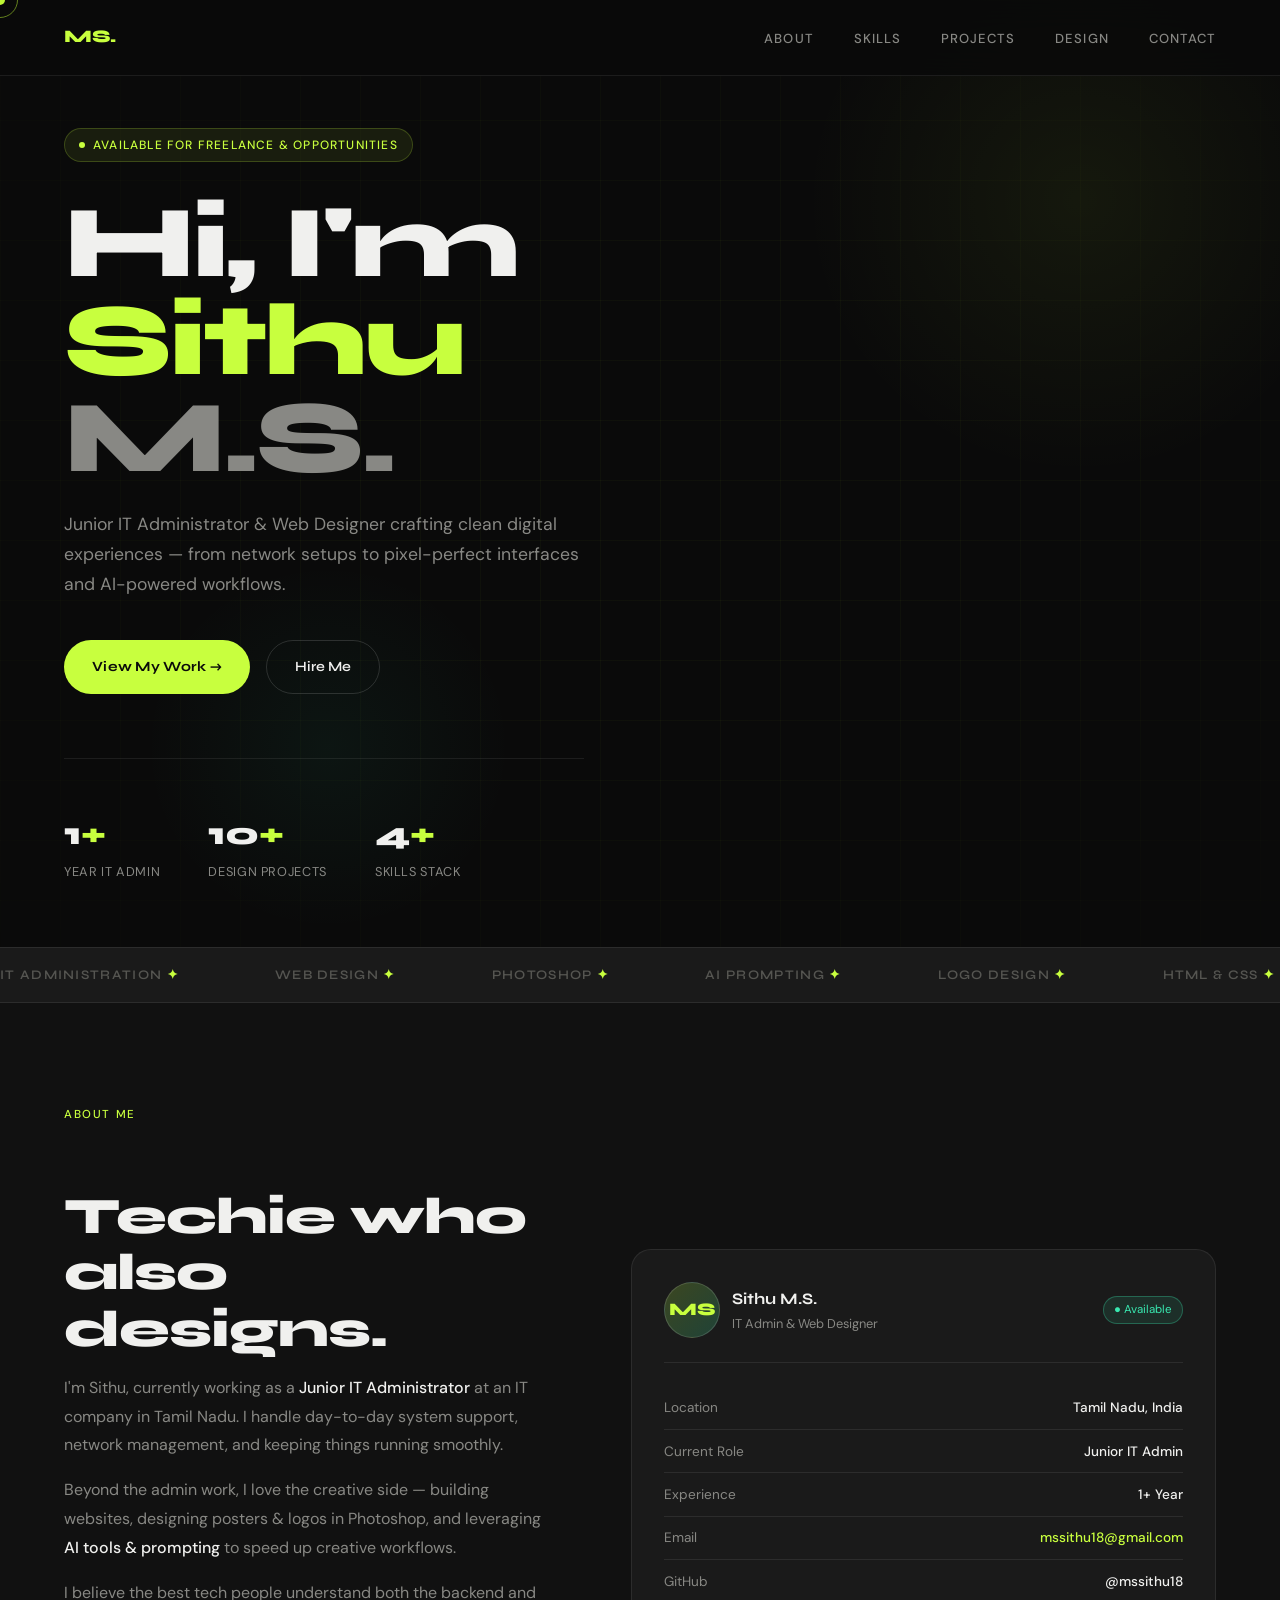
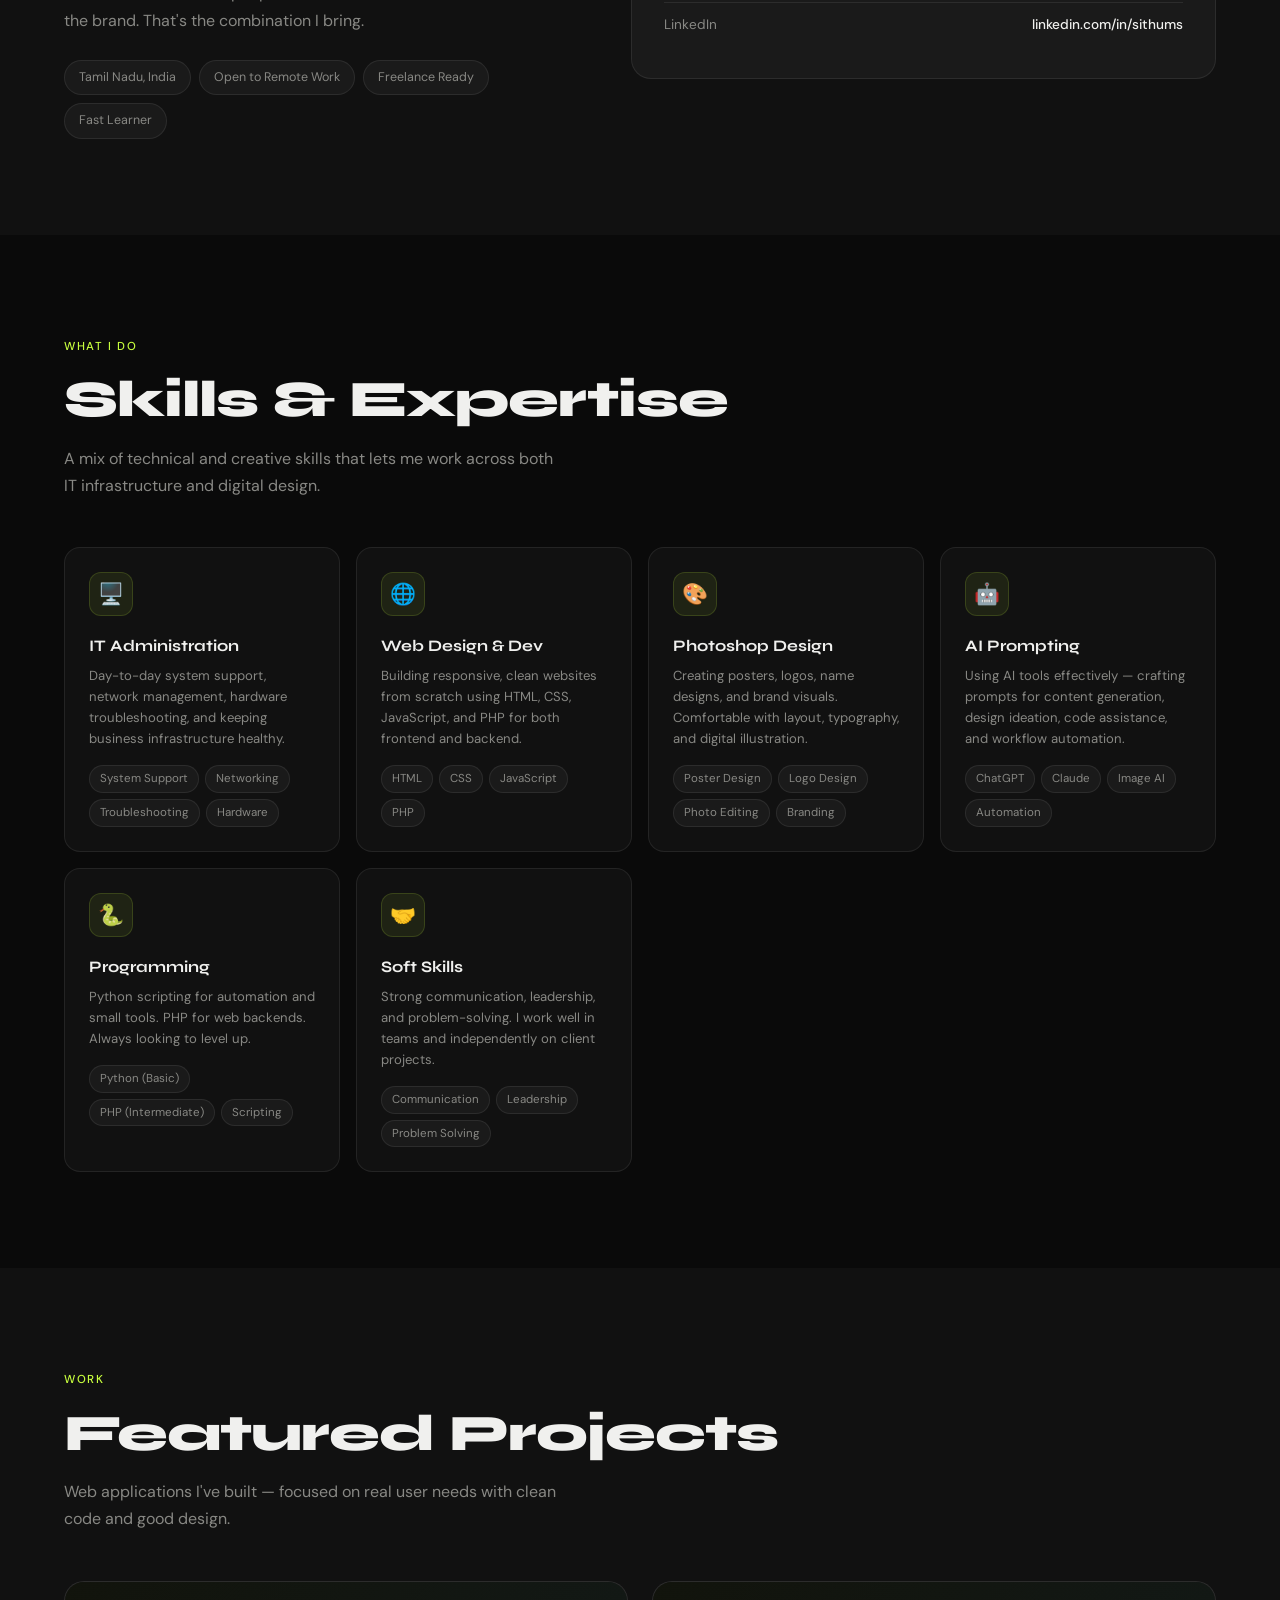
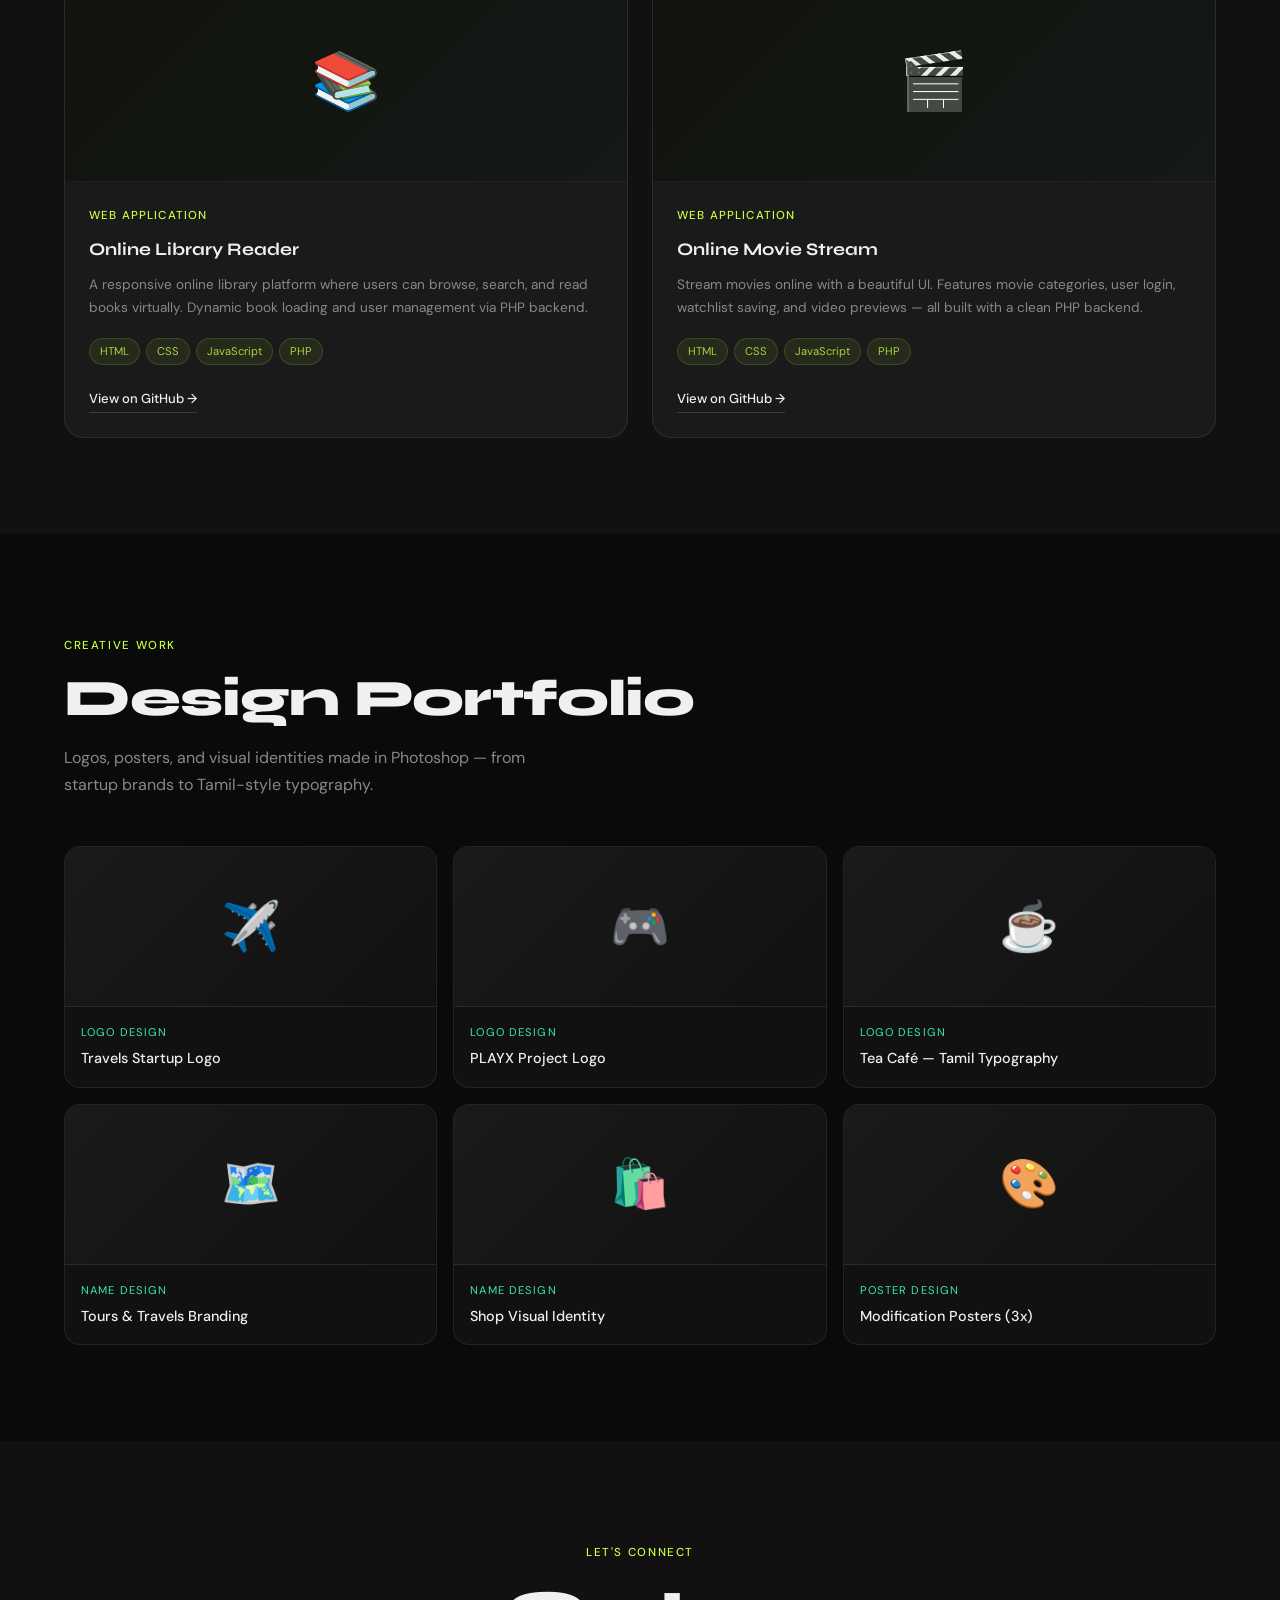
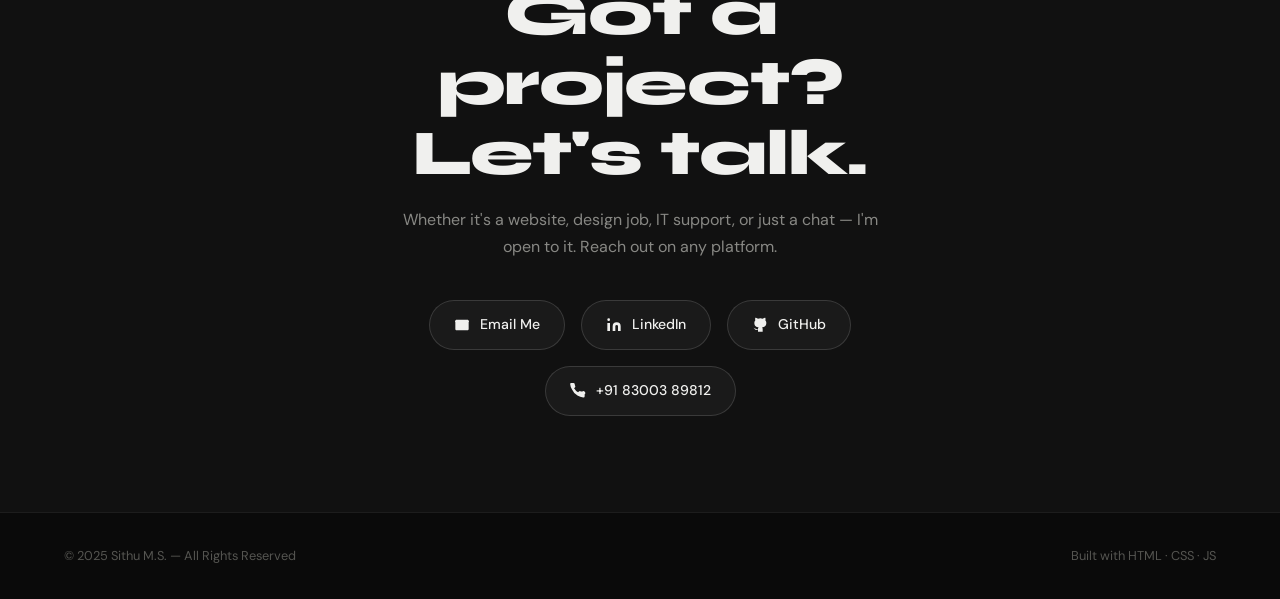
<file: dum/index.html>
<!DOCTYPE html>
<html lang="en">
<head>
<meta charset="UTF-8" />
<meta name="viewport" content="width=device-width, initial-scale=1.0" />
<title>Sithu — IT Admin & Web Designer</title>
<link href="https://fonts.googleapis.com/css2?family=Syne:wght@400;600;700;800&family=DM+Sans:ital,wght@0,300;0,400;0,500;1,300&display=swap" rel="stylesheet" />
<style>
  *, *::before, *::after { box-sizing: border-box; margin: 0; padding: 0; }

  :root {
    --bg: #0a0a0a;
    --bg2: #111111;
    --bg3: #1a1a1a;
    --border: rgba(255,255,255,0.08);
    --border2: rgba(255,255,255,0.14);
    --accent: #c8ff3e;
    --accent2: #39e8b0;
    --text: #f0f0ee;
    --muted: #888884;
    --muted2: #555551;
    --font-display: 'Syne', sans-serif;
    --font-body: 'DM Sans', sans-serif;
  }

  html { scroll-behavior: smooth; }

  body {
    background: var(--bg);
    color: var(--text);
    font-family: var(--font-body);
    font-size: 16px;
    line-height: 1.7;
    overflow-x: hidden;
    cursor: none;
  }

  /* Custom cursor */
  #cursor {
    position: fixed;
    width: 10px; height: 10px;
    background: var(--accent);
    border-radius: 50%;
    pointer-events: none;
    z-index: 9999;
    transform: translate(-50%,-50%);
    transition: width .15s, height .15s, background .15s;
    mix-blend-mode: difference;
  }
  #cursor-ring {
    position: fixed;
    width: 36px; height: 36px;
    border: 1.5px solid rgba(200,255,62,0.5);
    border-radius: 50%;
    pointer-events: none;
    z-index: 9998;
    transform: translate(-50%,-50%);
    transition: all .12s ease;
    mix-blend-mode: difference;
  }

  /* NAV */
  nav {
    position: fixed; top: 0; left: 0; right: 0;
    z-index: 100;
    display: flex; justify-content: space-between; align-items: center;
    padding: 1.4rem 4rem;
    background: rgba(10,10,10,0.85);
    backdrop-filter: blur(16px);
    border-bottom: 1px solid var(--border);
  }
  .nav-logo {
    font-family: var(--font-display);
    font-weight: 800;
    font-size: 1.1rem;
    letter-spacing: -0.02em;
    color: var(--accent);
    text-decoration: none;
  }
  .nav-links { display: flex; gap: 2.5rem; list-style: none; }
  .nav-links a {
    font-size: 0.82rem;
    font-weight: 500;
    letter-spacing: 0.08em;
    text-transform: uppercase;
    color: var(--muted);
    text-decoration: none;
    transition: color .2s;
  }
  .nav-links a:hover { color: var(--text); }

  /* HERO */
  #hero {
    min-height: 100vh;
    display: flex; align-items: center;
    padding: 8rem 4rem 4rem;
    position: relative;
    overflow: hidden;
  }
  .hero-grid {
    position: absolute; inset: 0;
    background-image:
      linear-gradient(rgba(200,255,62,0.03) 1px, transparent 1px),
      linear-gradient(90deg, rgba(200,255,62,0.03) 1px, transparent 1px);
    background-size: 60px 60px;
    mask-image: radial-gradient(ellipse 80% 80% at 50% 50%, black 30%, transparent 100%);
  }
  .hero-blob {
    position: absolute;
    width: 600px; height: 600px;
    background: radial-gradient(circle, rgba(200,255,62,0.06) 0%, transparent 65%);
    top: -100px; right: -100px;
    border-radius: 50%;
    animation: blobPulse 6s ease-in-out infinite;
  }
  .hero-blob2 {
    position: absolute;
    width: 400px; height: 400px;
    background: radial-gradient(circle, rgba(57,232,176,0.05) 0%, transparent 65%);
    bottom: 0; left: 10%;
    border-radius: 50%;
    animation: blobPulse 8s ease-in-out infinite reverse;
  }
  @keyframes blobPulse {
    0%,100% { transform: scale(1) translate(0,0); }
    50% { transform: scale(1.1) translate(20px, -20px); }
  }
  .hero-content { position: relative; max-width: 900px; }
  .hero-tag {
    display: inline-flex; align-items: center; gap: 8px;
    background: rgba(200,255,62,0.08);
    border: 1px solid rgba(200,255,62,0.2);
    color: var(--accent);
    font-size: 0.75rem;
    font-weight: 500;
    letter-spacing: 0.1em;
    text-transform: uppercase;
    padding: 6px 14px;
    border-radius: 100px;
    margin-bottom: 2rem;
    animation: fadeUp .6s ease both;
  }
  .hero-tag::before { content: ''; width: 6px; height: 6px; background: var(--accent); border-radius: 50%; animation: blink 2s infinite; }
  @keyframes blink { 0%,100% { opacity:1; } 50% { opacity:0.2; } }

  h1 {
    font-family: var(--font-display);
    font-size: clamp(3.5rem, 8vw, 7rem);
    font-weight: 800;
    line-height: 0.95;
    letter-spacing: -0.03em;
    margin-bottom: 1.5rem;
    animation: fadeUp .7s .1s ease both;
  }
  h1 em { font-style: normal; color: var(--accent); }
  h1 .line2 { color: var(--muted); }

  .hero-sub {
    font-size: 1.1rem;
    color: var(--muted);
    max-width: 520px;
    line-height: 1.7;
    margin-bottom: 2.5rem;
    animation: fadeUp .7s .2s ease both;
  }

  .hero-ctas {
    display: flex; gap: 1rem; flex-wrap: wrap;
    animation: fadeUp .7s .3s ease both;
  }
  .btn-primary {
    display: inline-flex; align-items: center; gap: 10px;
    background: var(--accent);
    color: #0a0a0a;
    font-family: var(--font-display);
    font-weight: 700;
    font-size: 0.88rem;
    letter-spacing: 0.02em;
    padding: 14px 28px;
    border-radius: 100px;
    text-decoration: none;
    transition: transform .2s, box-shadow .2s;
  }
  .btn-primary:hover { transform: translateY(-2px); box-shadow: 0 12px 40px rgba(200,255,62,0.3); }
  .btn-outline {
    display: inline-flex; align-items: center; gap: 10px;
    border: 1px solid var(--border2);
    color: var(--text);
    font-family: var(--font-display);
    font-weight: 600;
    font-size: 0.88rem;
    padding: 14px 28px;
    border-radius: 100px;
    text-decoration: none;
    transition: border-color .2s, background .2s;
  }
  .btn-outline:hover { border-color: var(--accent); background: rgba(200,255,62,0.06); }

  .hero-stats {
    display: flex; gap: 3rem;
    margin-top: 4rem; padding-top: 3rem;
    border-top: 1px solid var(--border);
    animation: fadeUp .7s .4s ease both;
  }
  .stat-num {
    font-family: var(--font-display);
    font-size: 2rem;
    font-weight: 800;
    color: var(--text);
  }
  .stat-num span { color: var(--accent); }
  .stat-label { font-size: 0.8rem; color: var(--muted); letter-spacing: 0.05em; text-transform: uppercase; }

  @keyframes fadeUp {
    from { opacity: 0; transform: translateY(24px); }
    to { opacity: 1; transform: translateY(0); }
  }

  /* SECTIONS */
  section { padding: 6rem 4rem; }
  .section-label {
    display: inline-block;
    font-size: 0.72rem;
    font-weight: 500;
    letter-spacing: 0.14em;
    text-transform: uppercase;
    color: var(--accent);
    margin-bottom: 1rem;
  }
  .section-title {
    font-family: var(--font-display);
    font-size: clamp(2rem, 4vw, 3.2rem);
    font-weight: 800;
    letter-spacing: -0.02em;
    line-height: 1.1;
    margin-bottom: 1rem;
  }
  .section-desc { color: var(--muted); max-width: 500px; line-height: 1.7; }

  /* ABOUT */
  #about { background: var(--bg2); }
  .about-grid {
    display: grid;
    grid-template-columns: 1fr 1.2fr;
    gap: 5rem;
    align-items: center;
    margin-top: 3rem;
  }
  .about-text p { color: var(--muted); line-height: 1.8; margin-bottom: 1rem; }
  .about-text p strong { color: var(--text); font-weight: 500; }
  .about-pills { display: flex; flex-wrap: wrap; gap: 8px; margin-top: 1.5rem; }
  .pill {
    background: var(--bg3);
    border: 1px solid var(--border);
    color: var(--muted);
    font-size: 0.78rem;
    padding: 6px 14px;
    border-radius: 100px;
    transition: border-color .2s, color .2s;
  }
  .pill:hover { border-color: var(--accent2); color: var(--accent2); }
  .about-card {
    background: var(--bg3);
    border: 1px solid var(--border);
    border-radius: 20px;
    padding: 2rem;
  }
  .about-card-header {
    display: flex; align-items: center; gap: 12px;
    margin-bottom: 1.5rem;
    padding-bottom: 1.5rem;
    border-bottom: 1px solid var(--border);
  }
  .avatar {
    width: 56px; height: 56px;
    background: linear-gradient(135deg, rgba(200,255,62,0.2), rgba(57,232,176,0.2));
    border: 1px solid var(--border2);
    border-radius: 50%;
    display: flex; align-items: center; justify-content: center;
    font-family: var(--font-display);
    font-weight: 800;
    font-size: 1.1rem;
    color: var(--accent);
  }
  .card-name { font-family: var(--font-display); font-weight: 700; font-size: 1rem; }
  .card-role { font-size: 0.8rem; color: var(--muted); }
  .info-row {
    display: flex; justify-content: space-between; align-items: center;
    padding: 0.6rem 0;
    border-bottom: 1px solid var(--border);
    font-size: 0.85rem;
  }
  .info-row:last-child { border-bottom: none; }
  .info-label { color: var(--muted); }
  .info-val { color: var(--text); font-weight: 500; }
  .badge-available {
    background: rgba(57,232,176,0.1);
    border: 1px solid rgba(57,232,176,0.3);
    color: var(--accent2);
    font-size: 0.72rem;
    padding: 3px 10px;
    border-radius: 100px;
  }

  /* SKILLS */
  #skills { background: var(--bg); }
  .skills-grid {
    display: grid;
    grid-template-columns: repeat(auto-fit, minmax(260px, 1fr));
    gap: 1rem;
    margin-top: 3rem;
  }
  .skill-card {
    background: var(--bg2);
    border: 1px solid var(--border);
    border-radius: 16px;
    padding: 1.5rem;
    transition: border-color .25s, transform .25s;
    position: relative; overflow: hidden;
  }
  .skill-card::before {
    content: '';
    position: absolute; top: 0; left: 0; right: 0; height: 2px;
    background: linear-gradient(90deg, var(--accent), var(--accent2));
    transform: scaleX(0);
    transform-origin: left;
    transition: transform .3s ease;
  }
  .skill-card:hover { border-color: var(--border2); transform: translateY(-3px); }
  .skill-card:hover::before { transform: scaleX(1); }
  .skill-icon {
    width: 44px; height: 44px;
    background: rgba(200,255,62,0.08);
    border: 1px solid rgba(200,255,62,0.15);
    border-radius: 12px;
    display: flex; align-items: center; justify-content: center;
    font-size: 1.3rem;
    margin-bottom: 1rem;
  }
  .skill-name {
    font-family: var(--font-display);
    font-weight: 700;
    font-size: 1rem;
    margin-bottom: 0.4rem;
  }
  .skill-desc { font-size: 0.82rem; color: var(--muted); line-height: 1.6; }
  .skill-tags { display: flex; flex-wrap: wrap; gap: 6px; margin-top: 1rem; }
  .skill-tag {
    background: var(--bg3);
    color: var(--muted);
    font-size: 0.72rem;
    padding: 3px 10px;
    border-radius: 100px;
    border: 1px solid var(--border);
  }

  /* PROJECTS */
  #projects { background: var(--bg2); }
  .projects-grid {
    display: grid;
    grid-template-columns: 1fr 1fr;
    gap: 1.5rem;
    margin-top: 3rem;
  }
  .project-card {
    background: var(--bg3);
    border: 1px solid var(--border);
    border-radius: 20px;
    overflow: hidden;
    transition: border-color .25s, transform .25s;
  }
  .project-card:hover { border-color: var(--border2); transform: translateY(-4px); }
  .project-thumb {
    height: 200px;
    background: linear-gradient(135deg, var(--bg), var(--bg2));
    display: flex; align-items: center; justify-content: center;
    font-size: 3.5rem;
    border-bottom: 1px solid var(--border);
    position: relative; overflow: hidden;
  }
  .project-thumb::after {
    content: '';
    position: absolute; inset: 0;
    background: linear-gradient(135deg, rgba(200,255,62,0.04), rgba(57,232,176,0.04));
  }
  .project-body { padding: 1.5rem; }
  .project-type {
    font-size: 0.72rem;
    font-weight: 500;
    letter-spacing: 0.1em;
    text-transform: uppercase;
    color: var(--accent);
    margin-bottom: 0.6rem;
  }
  .project-name {
    font-family: var(--font-display);
    font-weight: 700;
    font-size: 1.1rem;
    margin-bottom: 0.6rem;
  }
  .project-desc { font-size: 0.85rem; color: var(--muted); line-height: 1.65; margin-bottom: 1.2rem; }
  .project-stack { display: flex; flex-wrap: wrap; gap: 6px; margin-bottom: 1.2rem; }
  .stack-tag {
    background: rgba(200,255,62,0.07);
    border: 1px solid rgba(200,255,62,0.15);
    color: rgba(200,255,62,0.8);
    font-size: 0.7rem;
    padding: 3px 10px;
    border-radius: 100px;
  }
  .project-link {
    display: inline-flex; align-items: center; gap: 6px;
    color: var(--text);
    font-size: 0.82rem;
    font-weight: 500;
    text-decoration: none;
    border-bottom: 1px solid var(--border2);
    padding-bottom: 1px;
    transition: color .2s, border-color .2s;
  }
  .project-link:hover { color: var(--accent); border-color: var(--accent); }

  /* DESIGN */
  #design { background: var(--bg); }
  .design-grid {
    display: grid;
    grid-template-columns: repeat(3, 1fr);
    gap: 1rem;
    margin-top: 3rem;
  }
  .design-item {
    background: var(--bg2);
    border: 1px solid var(--border);
    border-radius: 16px;
    overflow: hidden;
    transition: border-color .25s, transform .25s;
  }
  .design-item:hover { border-color: rgba(57,232,176,0.3); transform: translateY(-3px); }
  .design-thumb {
    height: 160px;
    display: flex; align-items: center; justify-content: center;
    font-size: 3rem;
    background: linear-gradient(135deg, var(--bg3), var(--bg2));
    border-bottom: 1px solid var(--border);
  }
  .design-info { padding: 1rem; }
  .design-cat { font-size: 0.7rem; color: var(--accent2); letter-spacing: 0.1em; text-transform: uppercase; margin-bottom: 4px; }
  .design-name { font-size: 0.9rem; font-weight: 500; }

  /* CONTACT */
  #contact {
    background: var(--bg2);
    text-align: center;
  }
  .contact-inner { max-width: 600px; margin: 0 auto; }
  .contact-inner .section-title { font-size: clamp(2.5rem, 5vw, 4rem); }
  .contact-links {
    display: flex; justify-content: center; flex-wrap: wrap; gap: 1rem;
    margin-top: 2.5rem;
  }
  .contact-btn {
    display: inline-flex; align-items: center; gap: 10px;
    background: var(--bg3);
    border: 1px solid var(--border2);
    color: var(--text);
    font-size: 0.88rem;
    font-weight: 500;
    padding: 12px 24px;
    border-radius: 100px;
    text-decoration: none;
    transition: border-color .2s, background .2s, color .2s;
  }
  .contact-btn:hover { border-color: var(--accent); color: var(--accent); background: rgba(200,255,62,0.05); }
  .contact-btn svg { width: 16px; height: 16px; fill: currentColor; }

  /* FOOTER */
  footer {
    padding: 2rem 4rem;
    border-top: 1px solid var(--border);
    display: flex; justify-content: space-between; align-items: center;
    font-size: 0.8rem;
    color: var(--muted2);
  }

  /* SCROLL REVEAL */
  .reveal {
    opacity: 0;
    transform: translateY(30px);
    transition: opacity .7s ease, transform .7s ease;
  }
  .reveal.visible {
    opacity: 1;
    transform: translateY(0);
  }

  /* MARQUEE */
  .marquee-wrap {
    overflow: hidden;
    border-top: 1px solid var(--border);
    border-bottom: 1px solid var(--border);
    background: var(--bg3);
    padding: 1rem 0;
  }
  .marquee-inner {
    display: flex; gap: 3rem;
    animation: marquee 18s linear infinite;
    white-space: nowrap;
    width: max-content;
  }
  .marquee-item {
    font-family: var(--font-display);
    font-size: 0.82rem;
    font-weight: 600;
    letter-spacing: 0.1em;
    text-transform: uppercase;
    color: var(--muted2);
  }
  .marquee-item span { color: var(--accent); margin-right: 3rem; }
  @keyframes marquee {
    from { transform: translateX(0); }
    to { transform: translateX(-50%); }
  }

  /* RESPONSIVE */
  @media (max-width: 768px) {
    nav { padding: 1.2rem 1.5rem; }
    .nav-links { display: none; }
    section { padding: 4rem 1.5rem; }
    #hero { padding: 7rem 1.5rem 3rem; }
    .about-grid { grid-template-columns: 1fr; gap: 2rem; }
    .projects-grid { grid-template-columns: 1fr; }
    .design-grid { grid-template-columns: 1fr 1fr; }
    .hero-stats { gap: 1.5rem; }
    footer { flex-direction: column; gap: 0.5rem; text-align: center; }
  }
</style>
</head>
<body>

<div id="cursor"></div>
<div id="cursor-ring"></div>

<!-- NAV -->
<nav>
  <a href="#hero" class="nav-logo">MS.</a>
  <ul class="nav-links">
    <li><a href="#about">About</a></li>
    <li><a href="#skills">Skills</a></li>
    <li><a href="#projects">Projects</a></li>
    <li><a href="#design">Design</a></li>
    <li><a href="#contact">Contact</a></li>
  </ul>
</nav>

<!-- HERO -->
<section id="hero">
  <div class="hero-grid"></div>
  <div class="hero-blob"></div>
  <div class="hero-blob2"></div>
  <div class="hero-content">
    <div class="hero-tag">Available for freelance &amp; opportunities</div>
    <h1>
      Hi, I'm<br>
      <em>Sithu</em><br>
      <span class="line2">M.S.</span>
    </h1>
    <p class="hero-sub">
      Junior IT Administrator &amp; Web Designer crafting clean digital experiences —
      from network setups to pixel-perfect interfaces and AI-powered workflows.
    </p>
    <div class="hero-ctas">
      <a href="#projects" class="btn-primary">View My Work →</a>
      <a href="mailto:mssithu18@gmail.com" class="btn-outline">Hire Me</a>
    </div>
    <div class="hero-stats">
      <div>
        <div class="stat-num">1<span>+</span></div>
        <div class="stat-label">Year IT Admin</div>
      </div>
      <div>
        <div class="stat-num">10<span>+</span></div>
        <div class="stat-label">Design Projects</div>
      </div>
      <div>
        <div class="stat-num">4<span>+</span></div>
        <div class="stat-label">Skills Stack</div>
      </div>
    </div>
  </div>
</section>

<!-- MARQUEE -->
<div class="marquee-wrap">
  <div class="marquee-inner">
    <span class="marquee-item">IT Administration <span>✦</span></span>
    <span class="marquee-item">Web Design <span>✦</span></span>
    <span class="marquee-item">Photoshop <span>✦</span></span>
    <span class="marquee-item">AI Prompting <span>✦</span></span>
    <span class="marquee-item">Logo Design <span>✦</span></span>
    <span class="marquee-item">HTML &amp; CSS <span>✦</span></span>
    <span class="marquee-item">JavaScript <span>✦</span></span>
    <span class="marquee-item">Problem Solving <span>✦</span></span>
    <!-- duplicate for seamless loop -->
    <span class="marquee-item">IT Administration <span>✦</span></span>
    <span class="marquee-item">Web Design <span>✦</span></span>
    <span class="marquee-item">Photoshop <span>✦</span></span>
    <span class="marquee-item">AI Prompting <span>✦</span></span>
    <span class="marquee-item">Logo Design <span>✦</span></span>
    <span class="marquee-item">HTML &amp; CSS <span>✦</span></span>
    <span class="marquee-item">JavaScript <span>✦</span></span>
    <span class="marquee-item">Problem Solving <span>✦</span></span>
  </div>
</div>

<!-- ABOUT -->
<section id="about">
  <div class="section-label">About Me</div>
  <div class="about-grid">
    <div class="about-text reveal">
      <h2 class="section-title">Techie who<br>also designs.</h2>
      <p>I'm Sithu, currently working as a <strong>Junior IT Administrator</strong> at an IT company in Tamil Nadu. I handle day-to-day system support, network management, and keeping things running smoothly.</p>
      <p>Beyond the admin work, I love the creative side — building websites, designing posters &amp; logos in Photoshop, and leveraging <strong>AI tools &amp; prompting</strong> to speed up creative workflows.</p>
      <p>I believe the best tech people understand both the backend and the brand. That's the combination I bring.</p>
      <div class="about-pills">
        <span class="pill">Tamil Nadu, India</span>
        <span class="pill">Open to Remote Work</span>
        <span class="pill">Freelance Ready</span>
        <span class="pill">Fast Learner</span>
      </div>
    </div>
    <div class="reveal">
      <div class="about-card">
        <div class="about-card-header">
          <div class="avatar">MS</div>
          <div>
            <div class="card-name">Sithu M.S.</div>
            <div class="card-role">IT Admin &amp; Web Designer</div>
          </div>
          <span class="badge-available" style="margin-left:auto;">● Available</span>
        </div>
        <div class="info-row"><span class="info-label">Location</span><span class="info-val">Tamil Nadu, India</span></div>
        <div class="info-row"><span class="info-label">Current Role</span><span class="info-val">Junior IT Admin</span></div>
        <div class="info-row"><span class="info-label">Experience</span><span class="info-val">1+ Year</span></div>
        <div class="info-row"><span class="info-label">Email</span><span class="info-val" style="color:var(--accent);">mssithu18@gmail.com</span></div>
        <div class="info-row"><span class="info-label">GitHub</span><span class="info-val">@mssithu18</span></div>
        <div class="info-row"><span class="info-label">LinkedIn</span><span class="info-val">linkedin.com/in/sithums</span></div>
      </div>
    </div>
  </div>
</section>

<!-- SKILLS -->
<section id="skills">
  <div class="section-label">What I Do</div>
  <h2 class="section-title reveal">Skills &amp; Expertise</h2>
  <p class="section-desc reveal" style="margin-bottom:0;">A mix of technical and creative skills that lets me work across both IT infrastructure and digital design.</p>
  <div class="skills-grid">
    <div class="skill-card reveal">
      <div class="skill-icon">🖥️</div>
      <div class="skill-name">IT Administration</div>
      <div class="skill-desc">Day-to-day system support, network management, hardware troubleshooting, and keeping business infrastructure healthy.</div>
      <div class="skill-tags">
        <span class="skill-tag">System Support</span>
        <span class="skill-tag">Networking</span>
        <span class="skill-tag">Troubleshooting</span>
        <span class="skill-tag">Hardware</span>
      </div>
    </div>
    <div class="skill-card reveal">
      <div class="skill-icon">🌐</div>
      <div class="skill-name">Web Design &amp; Dev</div>
      <div class="skill-desc">Building responsive, clean websites from scratch using HTML, CSS, JavaScript, and PHP for both frontend and backend.</div>
      <div class="skill-tags">
        <span class="skill-tag">HTML</span>
        <span class="skill-tag">CSS</span>
        <span class="skill-tag">JavaScript</span>
        <span class="skill-tag">PHP</span>
      </div>
    </div>
    <div class="skill-card reveal">
      <div class="skill-icon">🎨</div>
      <div class="skill-name">Photoshop Design</div>
      <div class="skill-desc">Creating posters, logos, name designs, and brand visuals. Comfortable with layout, typography, and digital illustration.</div>
      <div class="skill-tags">
        <span class="skill-tag">Poster Design</span>
        <span class="skill-tag">Logo Design</span>
        <span class="skill-tag">Photo Editing</span>
        <span class="skill-tag">Branding</span>
      </div>
    </div>
    <div class="skill-card reveal">
      <div class="skill-icon">🤖</div>
      <div class="skill-name">AI Prompting</div>
      <div class="skill-desc">Using AI tools effectively — crafting prompts for content generation, design ideation, code assistance, and workflow automation.</div>
      <div class="skill-tags">
        <span class="skill-tag">ChatGPT</span>
        <span class="skill-tag">Claude</span>
        <span class="skill-tag">Image AI</span>
        <span class="skill-tag">Automation</span>
      </div>
    </div>
    <div class="skill-card reveal">
      <div class="skill-icon">🐍</div>
      <div class="skill-name">Programming</div>
      <div class="skill-desc">Python scripting for automation and small tools. PHP for web backends. Always looking to level up.</div>
      <div class="skill-tags">
        <span class="skill-tag">Python (Basic)</span>
        <span class="skill-tag">PHP (Intermediate)</span>
        <span class="skill-tag">Scripting</span>
      </div>
    </div>
    <div class="skill-card reveal">
      <div class="skill-icon">🤝</div>
      <div class="skill-name">Soft Skills</div>
      <div class="skill-desc">Strong communication, leadership, and problem-solving. I work well in teams and independently on client projects.</div>
      <div class="skill-tags">
        <span class="skill-tag">Communication</span>
        <span class="skill-tag">Leadership</span>
        <span class="skill-tag">Problem Solving</span>
      </div>
    </div>
  </div>
</section>

<!-- PROJECTS -->
<section id="projects">
  <div class="section-label">Work</div>
  <h2 class="section-title reveal">Featured Projects</h2>
  <p class="section-desc reveal" style="margin-bottom:0;">Web applications I've built — focused on real user needs with clean code and good design.</p>
  <div class="projects-grid">
    <div class="project-card reveal">
      <div class="project-thumb">📚</div>
      <div class="project-body">
        <div class="project-type">Web Application</div>
        <div class="project-name">Online Library Reader</div>
        <div class="project-desc">A responsive online library platform where users can browse, search, and read books virtually. Dynamic book loading and user management via PHP backend.</div>
        <div class="project-stack">
          <span class="stack-tag">HTML</span>
          <span class="stack-tag">CSS</span>
          <span class="stack-tag">JavaScript</span>
          <span class="stack-tag">PHP</span>
        </div>
        <a href="https://github.com/mssithu18/online-library" target="_blank" class="project-link">View on GitHub →</a>
      </div>
    </div>
    <div class="project-card reveal">
      <div class="project-thumb">🎬</div>
      <div class="project-body">
        <div class="project-type">Web Application</div>
        <div class="project-name">Online Movie Stream</div>
        <div class="project-desc">Stream movies online with a beautiful UI. Features movie categories, user login, watchlist saving, and video previews — all built with a clean PHP backend.</div>
        <div class="project-stack">
          <span class="stack-tag">HTML</span>
          <span class="stack-tag">CSS</span>
          <span class="stack-tag">JavaScript</span>
          <span class="stack-tag">PHP</span>
        </div>
        <a href="https://github.com/mssithu18/online-movie" target="_blank" class="project-link">View on GitHub →</a>
      </div>
    </div>
  </div>
</section>

<!-- DESIGN -->
<section id="design">
  <div class="section-label">Creative Work</div>
  <h2 class="section-title reveal">Design Portfolio</h2>
  <p class="section-desc reveal" style="margin-bottom:0;">Logos, posters, and visual identities made in Photoshop — from startup brands to Tamil-style typography.</p>
  <div class="design-grid">
    <div class="design-item reveal">
      <div class="design-thumb">✈️</div>
      <div class="design-info">
        <div class="design-cat">Logo Design</div>
        <div class="design-name">Travels Startup Logo</div>
      </div>
    </div>
    <div class="design-item reveal">
      <div class="design-thumb">🎮</div>
      <div class="design-info">
        <div class="design-cat">Logo Design</div>
        <div class="design-name">PLAYX Project Logo</div>
      </div>
    </div>
    <div class="design-item reveal">
      <div class="design-thumb">☕</div>
      <div class="design-info">
        <div class="design-cat">Logo Design</div>
        <div class="design-name">Tea Café — Tamil Typography</div>
      </div>
    </div>
    <div class="design-item reveal">
      <div class="design-thumb">🗺️</div>
      <div class="design-info">
        <div class="design-cat">Name Design</div>
        <div class="design-name">Tours &amp; Travels Branding</div>
      </div>
    </div>
    <div class="design-item reveal">
      <div class="design-thumb">🛍️</div>
      <div class="design-info">
        <div class="design-cat">Name Design</div>
        <div class="design-name">Shop Visual Identity</div>
      </div>
    </div>
    <div class="design-item reveal">
      <div class="design-thumb">🎨</div>
      <div class="design-info">
        <div class="design-cat">Poster Design</div>
        <div class="design-name">Modification Posters (3x)</div>
      </div>
    </div>
  </div>
</section>

<!-- CONTACT -->
<section id="contact">
  <div class="contact-inner">
    <div class="section-label reveal">Let's Connect</div>
    <h2 class="section-title reveal">Got a project?<br>Let's talk.</h2>
    <p class="section-desc reveal" style="margin: 0 auto 0; text-align:center;">Whether it's a website, design job, IT support, or just a chat — I'm open to it. Reach out on any platform.</p>
    <div class="contact-links reveal">
      <a href="mailto:mssithu18@gmail.com" class="contact-btn">
        <svg viewBox="0 0 24 24"><path d="M4 4h16c1.1 0 2 .9 2 2v12c0 1.1-.9 2-2 2H4c-1.1 0-2-.9-2-2V6c0-1.1.9-2 2-2z"/><polyline points="22,6 12,13 2,6" style="fill:none;stroke:currentColor;stroke-width:2"/></svg>
        Email Me
      </a>
      <a href="https://www.linkedin.com/in/sithums/" target="_blank" class="contact-btn">
        <svg viewBox="0 0 24 24"><path d="M16 8a6 6 0 016 6v7h-4v-7a2 2 0 00-2-2 2 2 0 00-2 2v7h-4v-7a6 6 0 016-6zM2 9h4v12H2z"/><circle cx="4" cy="4" r="2"/></svg>
        LinkedIn
      </a>
      <a href="https://github.com/mssithu18" target="_blank" class="contact-btn">
        <svg viewBox="0 0 24 24"><path d="M9 19c-5 1.5-5-2.5-7-3m14 6v-3.87a3.37 3.37 0 00-.94-2.61c3.14-.35 6.44-1.54 6.44-7A5.44 5.44 0 0020 4.77 5.07 5.07 0 0019.91 1S18.73.65 16 2.48a13.38 13.38 0 00-7 0C6.27.65 5.09 1 5.09 1A5.07 5.07 0 005 4.77a5.44 5.44 0 00-1.5 3.78c0 5.42 3.3 6.61 6.44 7A3.37 3.37 0 009 18.13V22"/></svg>
        GitHub
      </a>
      <a href="tel:+918300389812" class="contact-btn">
        <svg viewBox="0 0 24 24"><path d="M22 16.92v3a2 2 0 01-2.18 2 19.79 19.79 0 01-8.63-3.07A19.5 19.5 0 013.07 9.81 19.79 19.79 0 01.14 1.18 2 2 0 012.12 0h3a2 2 0 012 1.72c.127.96.361 1.903.7 2.81a2 2 0 01-.45 2.11L6.09 7.91a16 16 0 006 6l1.27-1.27a2 2 0 012.11-.45c.907.339 1.85.573 2.81.7A2 2 0 0122 16.92z"/></svg>
        +91 83003 89812
      </a>
    </div>
  </div>
</section>

<!-- FOOTER -->
<footer>
  <span>© 2025 Sithu M.S. — All Rights Reserved</span>
  <span style="color:var(--muted2);">Built with HTML · CSS · JS</span>
</footer>

<script>
  // Cursor
  const cur = document.getElementById('cursor');
  const ring = document.getElementById('cursor-ring');
  let mx = 0, my = 0, rx = 0, ry = 0;
  document.addEventListener('mousemove', e => { mx = e.clientX; my = e.clientY; cur.style.left = mx+'px'; cur.style.top = my+'px'; });
  function animRing() { rx += (mx-rx)*0.12; ry += (my-ry)*0.12; ring.style.left = rx+'px'; ring.style.top = ry+'px'; requestAnimationFrame(animRing); }
  animRing();
  document.querySelectorAll('a,button,.skill-card,.project-card,.design-item').forEach(el => {
    el.addEventListener('mouseenter', () => { cur.style.width='18px'; cur.style.height='18px'; ring.style.width='50px'; ring.style.height='50px'; });
    el.addEventListener('mouseleave', () => { cur.style.width='10px'; cur.style.height='10px'; ring.style.width='36px'; ring.style.height='36px'; });
  });

  // Scroll reveal
  const reveals = document.querySelectorAll('.reveal');
  const observer = new IntersectionObserver(entries => {
    entries.forEach((e, i) => {
      if (e.isIntersecting) {
        setTimeout(() => e.target.classList.add('visible'), i * 60);
        observer.unobserve(e.target);
      }
    });
  }, { threshold: 0.1 });
  reveals.forEach(el => observer.observe(el));

  // Nav active state
  const sections = document.querySelectorAll('section[id]');
  const navLinks = document.querySelectorAll('.nav-links a');
  window.addEventListener('scroll', () => {
    let current = '';
    sections.forEach(s => { if (window.scrollY >= s.offsetTop - 200) current = s.id; });
    navLinks.forEach(a => { a.style.color = a.getAttribute('href') === '#'+current ? 'var(--text)' : ''; });
  });
</script>
</body>
</html>
</file>
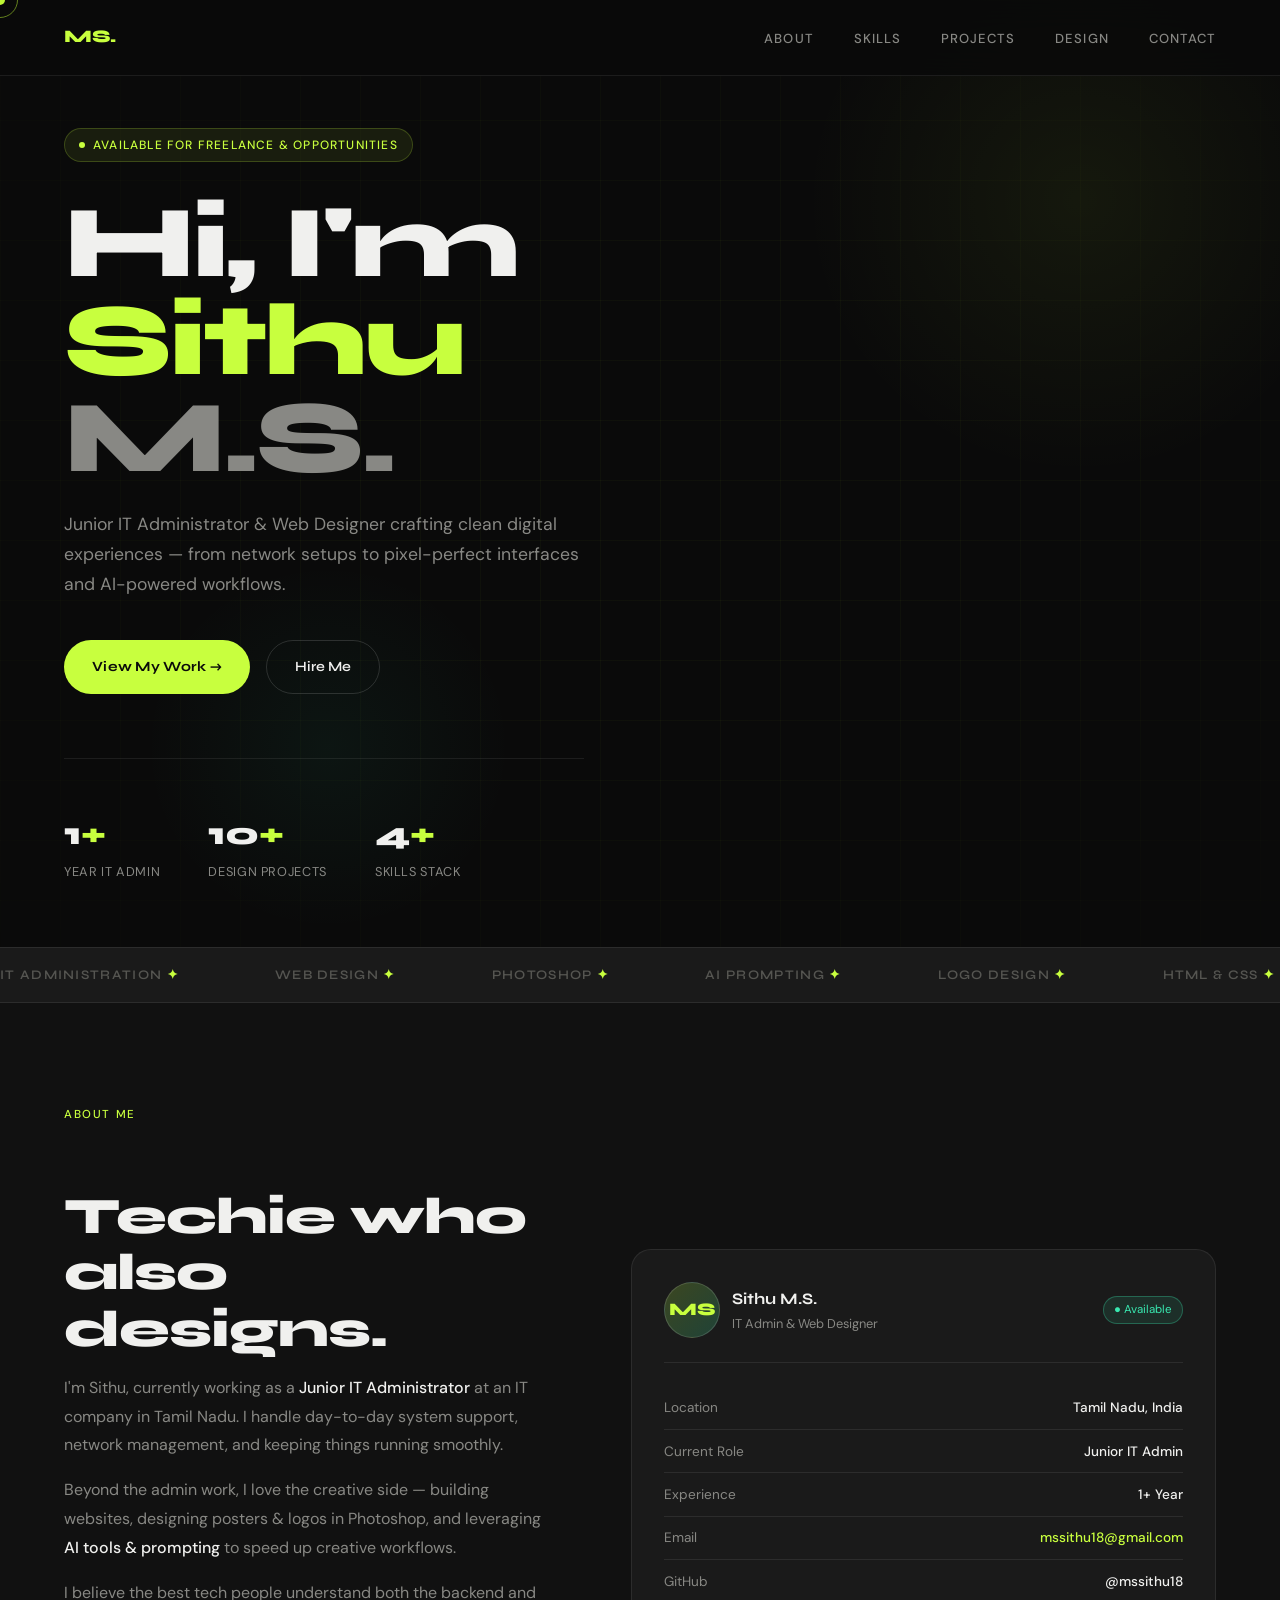
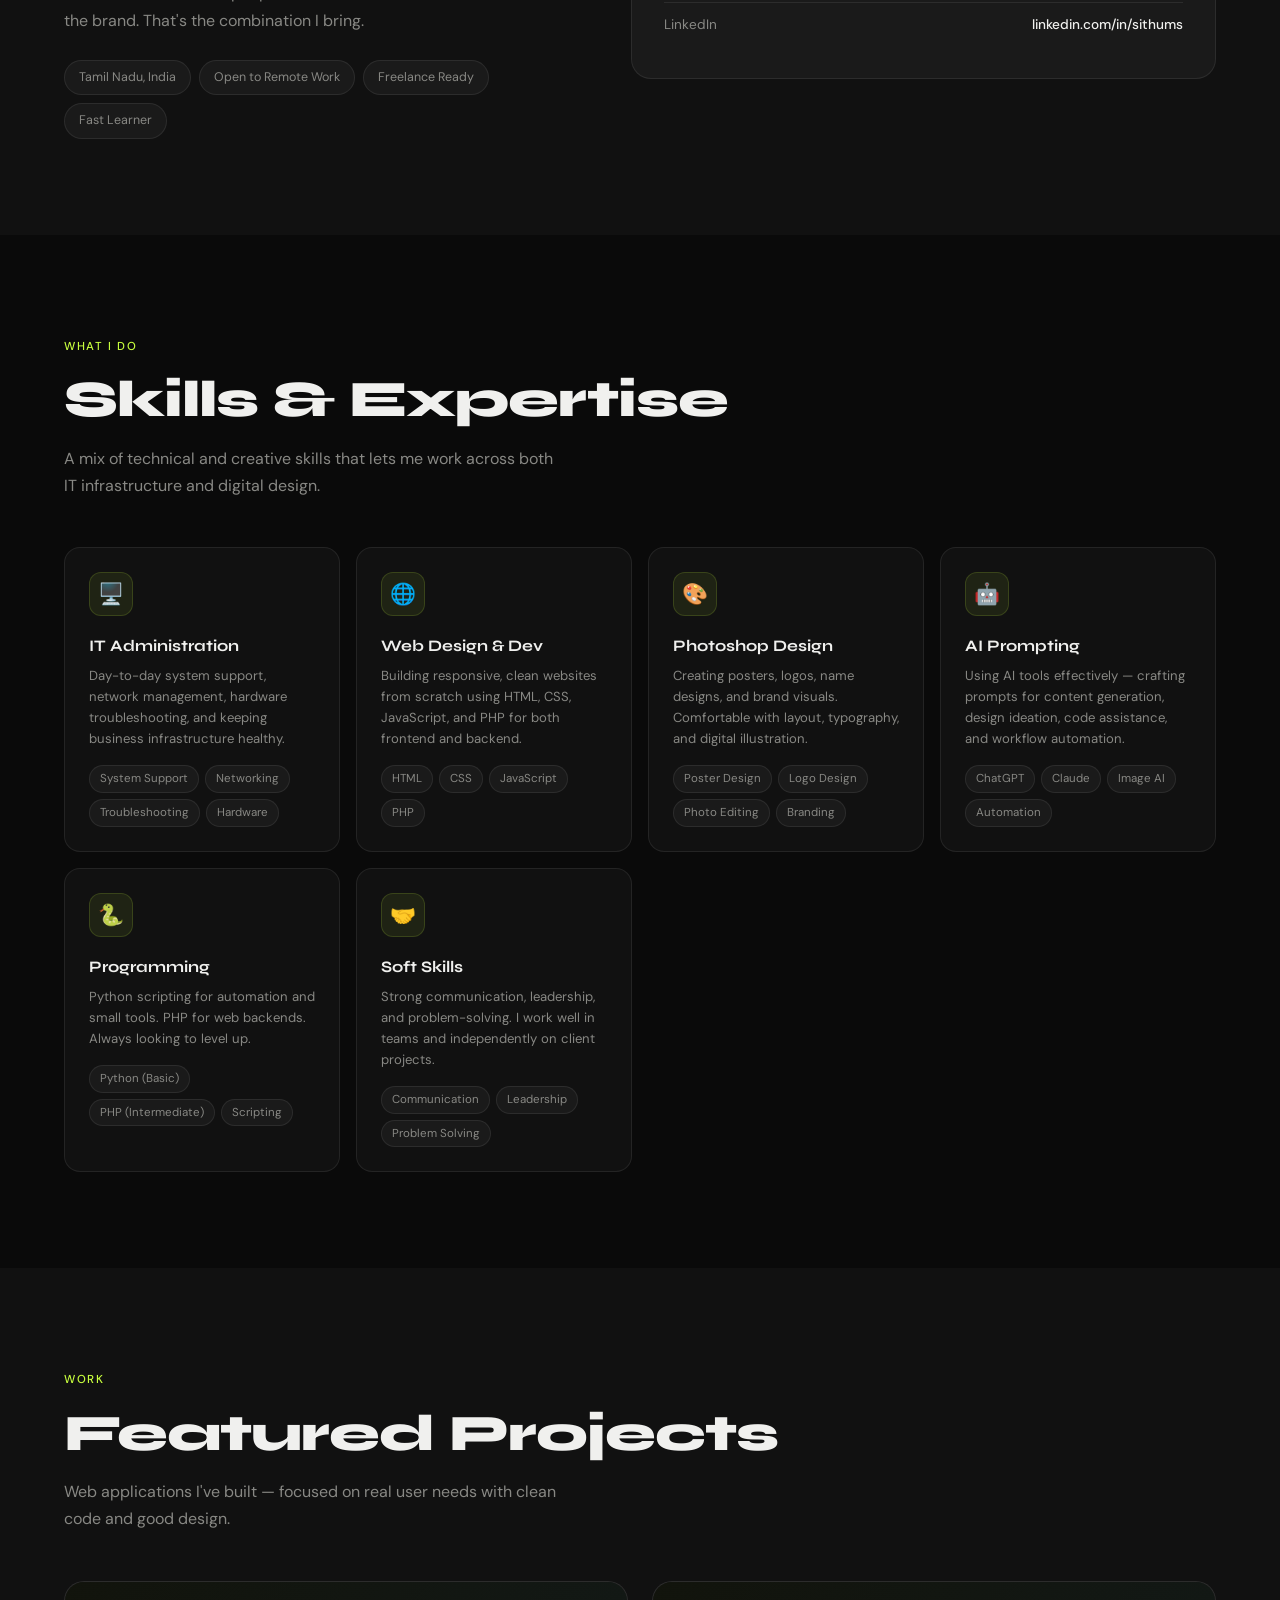
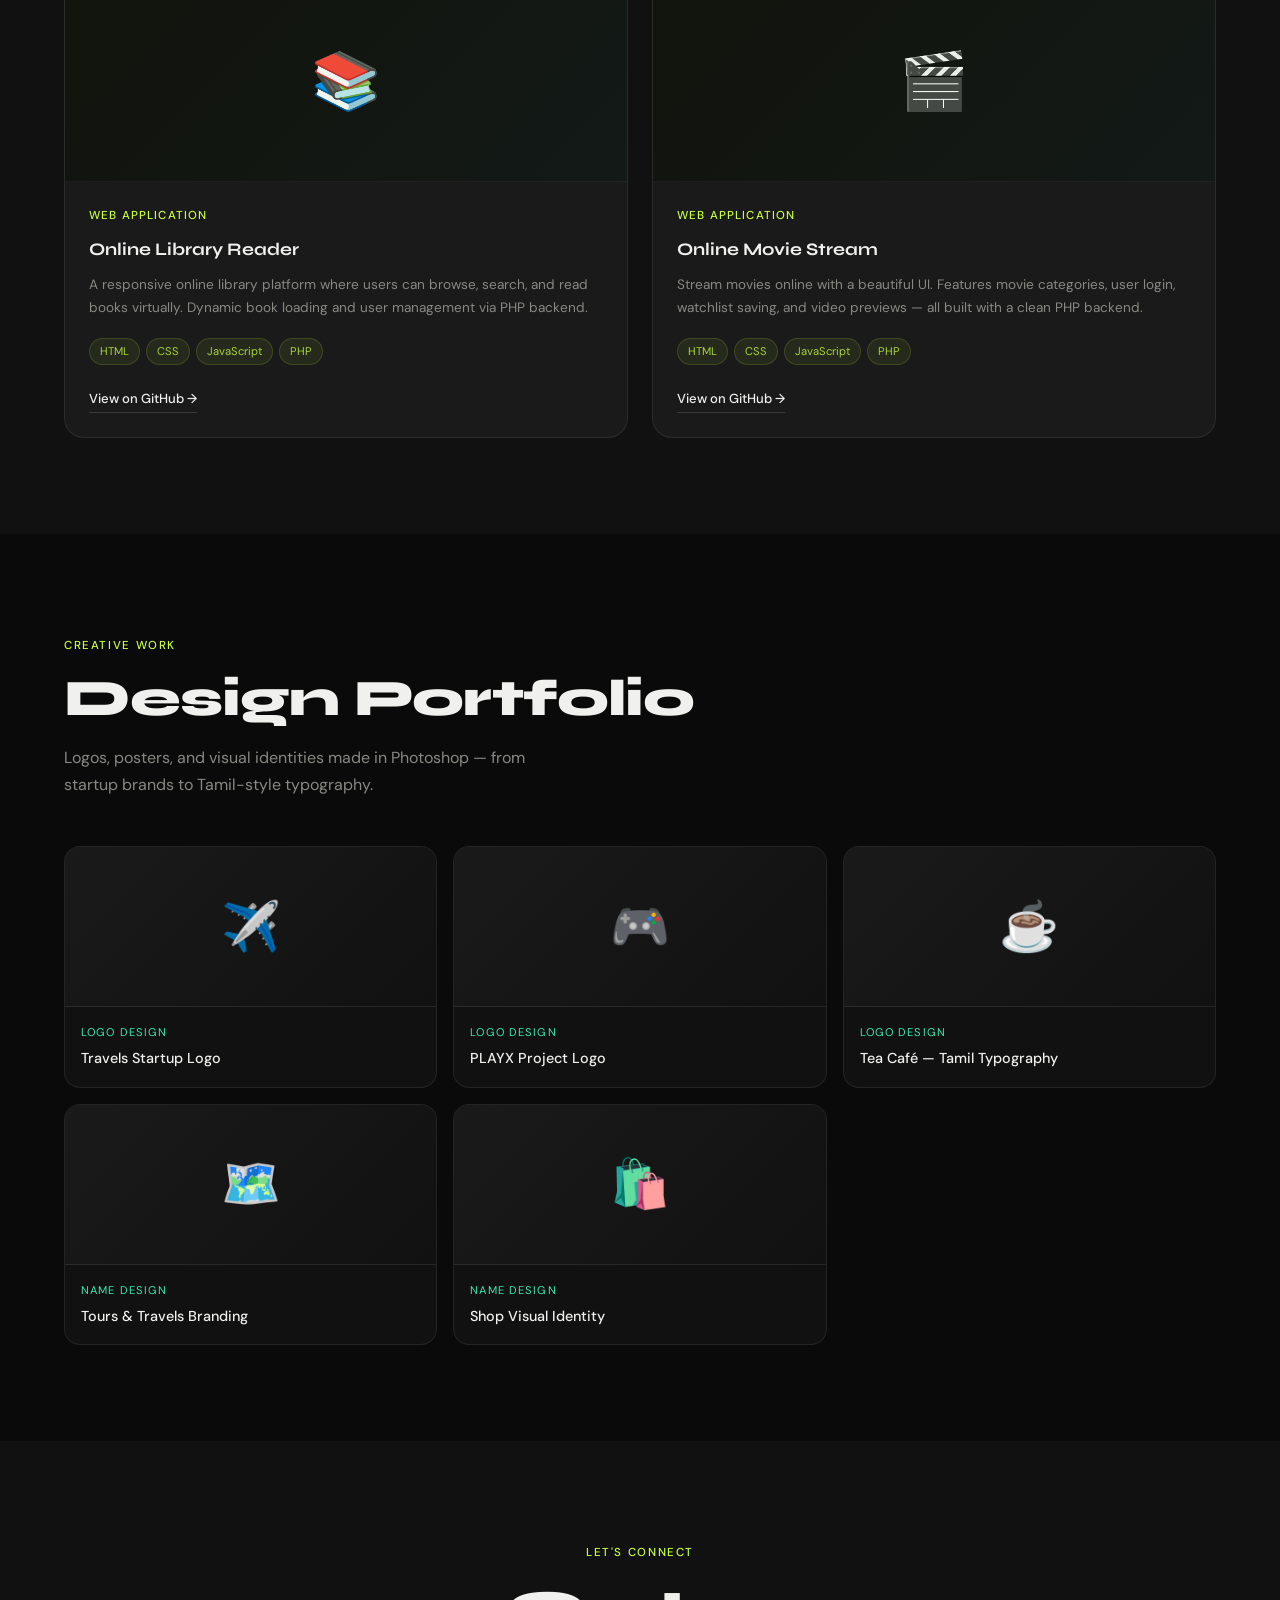
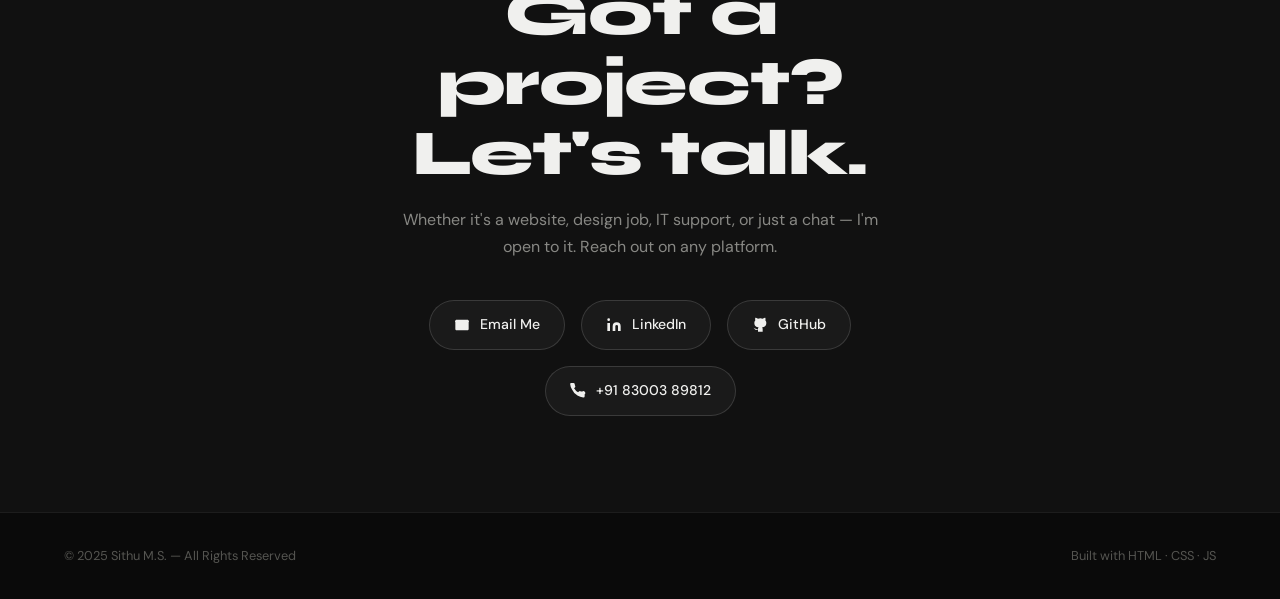
<file: dum/sithu-portfolio.html>
<!DOCTYPE html>
<html lang="en">
<head>
<meta charset="UTF-8" />
<meta name="viewport" content="width=device-width, initial-scale=1.0" />
<title>Sithu — IT Admin & Web Designer</title>
<link href="https://fonts.googleapis.com/css2?family=Syne:wght@400;600;700;800&family=DM+Sans:ital,wght@0,300;0,400;0,500;1,300&display=swap" rel="stylesheet" />
<style>
  *, *::before, *::after { box-sizing: border-box; margin: 0; padding: 0; }

  :root {
    --bg: #0a0a0a;
    --bg2: #111111;
    --bg3: #1a1a1a;
    --border: rgba(255,255,255,0.08);
    --border2: rgba(255,255,255,0.14);
    --accent: #c8ff3e;
    --accent2: #39e8b0;
    --text: #f0f0ee;
    --muted: #888884;
    --muted2: #555551;
    --font-display: 'Syne', sans-serif;
    --font-body: 'DM Sans', sans-serif;
  }

  html { scroll-behavior: smooth; }

  body {
    background: var(--bg);
    color: var(--text);
    font-family: var(--font-body);
    font-size: 16px;
    line-height: 1.7;
    overflow-x: hidden;
    cursor: none;
  }

  /* Custom cursor */
  #cursor {
    position: fixed;
    width: 10px; height: 10px;
    background: var(--accent);
    border-radius: 50%;
    pointer-events: none;
    z-index: 9999;
    transform: translate(-50%,-50%);
    transition: width .15s, height .15s, background .15s;
    mix-blend-mode: difference;
  }
  #cursor-ring {
    position: fixed;
    width: 36px; height: 36px;
    border: 1.5px solid rgba(200,255,62,0.5);
    border-radius: 50%;
    pointer-events: none;
    z-index: 9998;
    transform: translate(-50%,-50%);
    transition: all .12s ease;
    mix-blend-mode: difference;
  }

  /* NAV */
  nav {
    position: fixed; top: 0; left: 0; right: 0;
    z-index: 100;
    display: flex; justify-content: space-between; align-items: center;
    padding: 1.4rem 4rem;
    background: rgba(10,10,10,0.85);
    backdrop-filter: blur(16px);
    border-bottom: 1px solid var(--border);
  }
  .nav-logo {
    font-family: var(--font-display);
    font-weight: 800;
    font-size: 1.1rem;
    letter-spacing: -0.02em;
    color: var(--accent);
    text-decoration: none;
  }
  .nav-links { display: flex; gap: 2.5rem; list-style: none; }
  .nav-links a {
    font-size: 0.82rem;
    font-weight: 500;
    letter-spacing: 0.08em;
    text-transform: uppercase;
    color: var(--muted);
    text-decoration: none;
    transition: color .2s;
  }
  .nav-links a:hover { color: var(--text); }

  /* HERO */
  #hero {
    min-height: 100vh;
    display: flex; align-items: center;
    padding: 8rem 4rem 4rem;
    position: relative;
    overflow: hidden;
  }
  .hero-grid {
    position: absolute; inset: 0;
    background-image:
      linear-gradient(rgba(200,255,62,0.03) 1px, transparent 1px),
      linear-gradient(90deg, rgba(200,255,62,0.03) 1px, transparent 1px);
    background-size: 60px 60px;
    mask-image: radial-gradient(ellipse 80% 80% at 50% 50%, black 30%, transparent 100%);
  }
  .hero-blob {
    position: absolute;
    width: 600px; height: 600px;
    background: radial-gradient(circle, rgba(200,255,62,0.06) 0%, transparent 65%);
    top: -100px; right: -100px;
    border-radius: 50%;
    animation: blobPulse 6s ease-in-out infinite;
  }
  .hero-blob2 {
    position: absolute;
    width: 400px; height: 400px;
    background: radial-gradient(circle, rgba(57,232,176,0.05) 0%, transparent 65%);
    bottom: 0; left: 10%;
    border-radius: 50%;
    animation: blobPulse 8s ease-in-out infinite reverse;
  }
  @keyframes blobPulse {
    0%,100% { transform: scale(1) translate(0,0); }
    50% { transform: scale(1.1) translate(20px, -20px); }
  }
  .hero-content { position: relative; max-width: 900px; }
  .hero-tag {
    display: inline-flex; align-items: center; gap: 8px;
    background: rgba(200,255,62,0.08);
    border: 1px solid rgba(200,255,62,0.2);
    color: var(--accent);
    font-size: 0.75rem;
    font-weight: 500;
    letter-spacing: 0.1em;
    text-transform: uppercase;
    padding: 6px 14px;
    border-radius: 100px;
    margin-bottom: 2rem;
    animation: fadeUp .6s ease both;
  }
  .hero-tag::before { content: ''; width: 6px; height: 6px; background: var(--accent); border-radius: 50%; animation: blink 2s infinite; }
  @keyframes blink { 0%,100% { opacity:1; } 50% { opacity:0.2; } }

  h1 {
    font-family: var(--font-display);
    font-size: clamp(3.5rem, 8vw, 7rem);
    font-weight: 800;
    line-height: 0.95;
    letter-spacing: -0.03em;
    margin-bottom: 1.5rem;
    animation: fadeUp .7s .1s ease both;
  }
  h1 em { font-style: normal; color: var(--accent); }
  h1 .line2 { color: var(--muted); }

  .hero-sub {
    font-size: 1.1rem;
    color: var(--muted);
    max-width: 520px;
    line-height: 1.7;
    margin-bottom: 2.5rem;
    animation: fadeUp .7s .2s ease both;
  }

  .hero-ctas {
    display: flex; gap: 1rem; flex-wrap: wrap;
    animation: fadeUp .7s .3s ease both;
  }
  .btn-primary {
    display: inline-flex; align-items: center; gap: 10px;
    background: var(--accent);
    color: #0a0a0a;
    font-family: var(--font-display);
    font-weight: 700;
    font-size: 0.88rem;
    letter-spacing: 0.02em;
    padding: 14px 28px;
    border-radius: 100px;
    text-decoration: none;
    transition: transform .2s, box-shadow .2s;
  }
  .btn-primary:hover { transform: translateY(-2px); box-shadow: 0 12px 40px rgba(200,255,62,0.3); }
  .btn-outline {
    display: inline-flex; align-items: center; gap: 10px;
    border: 1px solid var(--border2);
    color: var(--text);
    font-family: var(--font-display);
    font-weight: 600;
    font-size: 0.88rem;
    padding: 14px 28px;
    border-radius: 100px;
    text-decoration: none;
    transition: border-color .2s, background .2s;
  }
  .btn-outline:hover { border-color: var(--accent); background: rgba(200,255,62,0.06); }

  .hero-stats {
    display: flex; gap: 3rem;
    margin-top: 4rem; padding-top: 3rem;
    border-top: 1px solid var(--border);
    animation: fadeUp .7s .4s ease both;
  }
  .stat-num {
    font-family: var(--font-display);
    font-size: 2rem;
    font-weight: 800;
    color: var(--text);
  }
  .stat-num span { color: var(--accent); }
  .stat-label { font-size: 0.8rem; color: var(--muted); letter-spacing: 0.05em; text-transform: uppercase; }

  @keyframes fadeUp {
    from { opacity: 0; transform: translateY(24px); }
    to { opacity: 1; transform: translateY(0); }
  }

  /* SECTIONS */
  section { padding: 6rem 4rem; }
  .section-label {
    display: inline-block;
    font-size: 0.72rem;
    font-weight: 500;
    letter-spacing: 0.14em;
    text-transform: uppercase;
    color: var(--accent);
    margin-bottom: 1rem;
  }
  .section-title {
    font-family: var(--font-display);
    font-size: clamp(2rem, 4vw, 3.2rem);
    font-weight: 800;
    letter-spacing: -0.02em;
    line-height: 1.1;
    margin-bottom: 1rem;
  }
  .section-desc { color: var(--muted); max-width: 500px; line-height: 1.7; }

  /* ABOUT */
  #about { background: var(--bg2); }
  .about-grid {
    display: grid;
    grid-template-columns: 1fr 1.2fr;
    gap: 5rem;
    align-items: center;
    margin-top: 3rem;
  }
  .about-text p { color: var(--muted); line-height: 1.8; margin-bottom: 1rem; }
  .about-text p strong { color: var(--text); font-weight: 500; }
  .about-pills { display: flex; flex-wrap: wrap; gap: 8px; margin-top: 1.5rem; }
  .pill {
    background: var(--bg3);
    border: 1px solid var(--border);
    color: var(--muted);
    font-size: 0.78rem;
    padding: 6px 14px;
    border-radius: 100px;
    transition: border-color .2s, color .2s;
  }
  .pill:hover { border-color: var(--accent2); color: var(--accent2); }
  .about-card {
    background: var(--bg3);
    border: 1px solid var(--border);
    border-radius: 20px;
    padding: 2rem;
  }
  .about-card-header {
    display: flex; align-items: center; gap: 12px;
    margin-bottom: 1.5rem;
    padding-bottom: 1.5rem;
    border-bottom: 1px solid var(--border);
  }
  .avatar {
    width: 56px; height: 56px;
    background: linear-gradient(135deg, rgba(200,255,62,0.2), rgba(57,232,176,0.2));
    border: 1px solid var(--border2);
    border-radius: 50%;
    display: flex; align-items: center; justify-content: center;
    font-family: var(--font-display);
    font-weight: 800;
    font-size: 1.1rem;
    color: var(--accent);
  }
  .card-name { font-family: var(--font-display); font-weight: 700; font-size: 1rem; }
  .card-role { font-size: 0.8rem; color: var(--muted); }
  .info-row {
    display: flex; justify-content: space-between; align-items: center;
    padding: 0.6rem 0;
    border-bottom: 1px solid var(--border);
    font-size: 0.85rem;
  }
  .info-row:last-child { border-bottom: none; }
  .info-label { color: var(--muted); }
  .info-val { color: var(--text); font-weight: 500; }
  .badge-available {
    background: rgba(57,232,176,0.1);
    border: 1px solid rgba(57,232,176,0.3);
    color: var(--accent2);
    font-size: 0.72rem;
    padding: 3px 10px;
    border-radius: 100px;
  }

  /* SKILLS */
  #skills { background: var(--bg); }
  .skills-grid {
    display: grid;
    grid-template-columns: repeat(auto-fit, minmax(260px, 1fr));
    gap: 1rem;
    margin-top: 3rem;
  }
  .skill-card {
    background: var(--bg2);
    border: 1px solid var(--border);
    border-radius: 16px;
    padding: 1.5rem;
    transition: border-color .25s, transform .25s;
    position: relative; overflow: hidden;
  }
  .skill-card::before {
    content: '';
    position: absolute; top: 0; left: 0; right: 0; height: 2px;
    background: linear-gradient(90deg, var(--accent), var(--accent2));
    transform: scaleX(0);
    transform-origin: left;
    transition: transform .3s ease;
  }
  .skill-card:hover { border-color: var(--border2); transform: translateY(-3px); }
  .skill-card:hover::before { transform: scaleX(1); }
  .skill-icon {
    width: 44px; height: 44px;
    background: rgba(200,255,62,0.08);
    border: 1px solid rgba(200,255,62,0.15);
    border-radius: 12px;
    display: flex; align-items: center; justify-content: center;
    font-size: 1.3rem;
    margin-bottom: 1rem;
  }
  .skill-name {
    font-family: var(--font-display);
    font-weight: 700;
    font-size: 1rem;
    margin-bottom: 0.4rem;
  }
  .skill-desc { font-size: 0.82rem; color: var(--muted); line-height: 1.6; }
  .skill-tags { display: flex; flex-wrap: wrap; gap: 6px; margin-top: 1rem; }
  .skill-tag {
    background: var(--bg3);
    color: var(--muted);
    font-size: 0.72rem;
    padding: 3px 10px;
    border-radius: 100px;
    border: 1px solid var(--border);
  }

  /* PROJECTS */
  #projects { background: var(--bg2); }
  .projects-grid {
    display: grid;
    grid-template-columns: 1fr 1fr;
    gap: 1.5rem;
    margin-top: 3rem;
  }
  .project-card {
    background: var(--bg3);
    border: 1px solid var(--border);
    border-radius: 20px;
    overflow: hidden;
    transition: border-color .25s, transform .25s;
  }
  .project-card:hover { border-color: var(--border2); transform: translateY(-4px); }
  .project-thumb {
    height: 200px;
    background: linear-gradient(135deg, var(--bg), var(--bg2));
    display: flex; align-items: center; justify-content: center;
    font-size: 3.5rem;
    border-bottom: 1px solid var(--border);
    position: relative; overflow: hidden;
  }
  .project-thumb::after {
    content: '';
    position: absolute; inset: 0;
    background: linear-gradient(135deg, rgba(200,255,62,0.04), rgba(57,232,176,0.04));
  }
  .project-body { padding: 1.5rem; }
  .project-type {
    font-size: 0.72rem;
    font-weight: 500;
    letter-spacing: 0.1em;
    text-transform: uppercase;
    color: var(--accent);
    margin-bottom: 0.6rem;
  }
  .project-name {
    font-family: var(--font-display);
    font-weight: 700;
    font-size: 1.1rem;
    margin-bottom: 0.6rem;
  }
  .project-desc { font-size: 0.85rem; color: var(--muted); line-height: 1.65; margin-bottom: 1.2rem; }
  .project-stack { display: flex; flex-wrap: wrap; gap: 6px; margin-bottom: 1.2rem; }
  .stack-tag {
    background: rgba(200,255,62,0.07);
    border: 1px solid rgba(200,255,62,0.15);
    color: rgba(200,255,62,0.8);
    font-size: 0.7rem;
    padding: 3px 10px;
    border-radius: 100px;
  }
  .project-link {
    display: inline-flex; align-items: center; gap: 6px;
    color: var(--text);
    font-size: 0.82rem;
    font-weight: 500;
    text-decoration: none;
    border-bottom: 1px solid var(--border2);
    padding-bottom: 1px;
    transition: color .2s, border-color .2s;
  }
  .project-link:hover { color: var(--accent); border-color: var(--accent); }

  /* DESIGN */
  #design { background: var(--bg); }
  .design-grid {
    display: grid;
    grid-template-columns: repeat(3, 1fr);
    gap: 1rem;
    margin-top: 3rem;
  }
  .design-item {
    background: var(--bg2);
    border: 1px solid var(--border);
    border-radius: 16px;
    overflow: hidden;
    transition: border-color .25s, transform .25s;
  }
  .design-item:hover { border-color: rgba(57,232,176,0.3); transform: translateY(-3px); }
  .design-thumb {
    height: 160px;
    display: flex; align-items: center; justify-content: center;
    font-size: 3rem;
    background: linear-gradient(135deg, var(--bg3), var(--bg2));
    border-bottom: 1px solid var(--border);
  }
  .design-info { padding: 1rem; }
  .design-cat { font-size: 0.7rem; color: var(--accent2); letter-spacing: 0.1em; text-transform: uppercase; margin-bottom: 4px; }
  .design-name { font-size: 0.9rem; font-weight: 500; }

  /* CONTACT */
  #contact {
    background: var(--bg2);
    text-align: center;
  }
  .contact-inner { max-width: 600px; margin: 0 auto; }
  .contact-inner .section-title { font-size: clamp(2.5rem, 5vw, 4rem); }
  .contact-links {
    display: flex; justify-content: center; flex-wrap: wrap; gap: 1rem;
    margin-top: 2.5rem;
  }
  .contact-btn {
    display: inline-flex; align-items: center; gap: 10px;
    background: var(--bg3);
    border: 1px solid var(--border2);
    color: var(--text);
    font-size: 0.88rem;
    font-weight: 500;
    padding: 12px 24px;
    border-radius: 100px;
    text-decoration: none;
    transition: border-color .2s, background .2s, color .2s;
  }
  .contact-btn:hover { border-color: var(--accent); color: var(--accent); background: rgba(200,255,62,0.05); }
  .contact-btn svg { width: 16px; height: 16px; fill: currentColor; }

  /* FOOTER */
  footer {
    padding: 2rem 4rem;
    border-top: 1px solid var(--border);
    display: flex; justify-content: space-between; align-items: center;
    font-size: 0.8rem;
    color: var(--muted2);
  }

  /* SCROLL REVEAL */
  .reveal {
    opacity: 0;
    transform: translateY(30px);
    transition: opacity .7s ease, transform .7s ease;
  }
  .reveal.visible {
    opacity: 1;
    transform: translateY(0);
  }

  /* MARQUEE */
  .marquee-wrap {
    overflow: hidden;
    border-top: 1px solid var(--border);
    border-bottom: 1px solid var(--border);
    background: var(--bg3);
    padding: 1rem 0;
  }
  .marquee-inner {
    display: flex; gap: 3rem;
    animation: marquee 18s linear infinite;
    white-space: nowrap;
    width: max-content;
  }
  .marquee-item {
    font-family: var(--font-display);
    font-size: 0.82rem;
    font-weight: 600;
    letter-spacing: 0.1em;
    text-transform: uppercase;
    color: var(--muted2);
  }
  .marquee-item span { color: var(--accent); margin-right: 3rem; }
  @keyframes marquee {
    from { transform: translateX(0); }
    to { transform: translateX(-50%); }
  }

  /* RESPONSIVE */
  @media (max-width: 768px) {
    nav { padding: 1.2rem 1.5rem; }
    .nav-links { display: none; }
    section { padding: 4rem 1.5rem; }
    #hero { padding: 7rem 1.5rem 3rem; }
    .about-grid { grid-template-columns: 1fr; gap: 2rem; }
    .projects-grid { grid-template-columns: 1fr; }
    .design-grid { grid-template-columns: 1fr 1fr; }
    .hero-stats { gap: 1.5rem; }
    footer { flex-direction: column; gap: 0.5rem; text-align: center; }
  }
</style>
</head>
<body>

<div id="cursor"></div>
<div id="cursor-ring"></div>

<!-- NAV -->
<nav>
  <a href="#hero" class="nav-logo">MS.</a>
  <ul class="nav-links">
    <li><a href="#about">About</a></li>
    <li><a href="#skills">Skills</a></li>
    <li><a href="#projects">Projects</a></li>
    <li><a href="#design">Design</a></li>
    <li><a href="#contact">Contact</a></li>
  </ul>
</nav>

<!-- HERO -->
<section id="hero">
  <div class="hero-grid"></div>
  <div class="hero-blob"></div>
  <div class="hero-blob2"></div>
  <div class="hero-content">
    <div class="hero-tag">Available for freelance &amp; opportunities</div>
    <h1>
      Hi, I'm<br>
      <em>Sithu</em><br>
      <span class="line2">M.S.</span>
    </h1>
    <p class="hero-sub">
      Junior IT Administrator &amp; Web Designer crafting clean digital experiences —
      from network setups to pixel-perfect interfaces and AI-powered workflows.
    </p>
    <div class="hero-ctas">
      <a href="#projects" class="btn-primary">View My Work →</a>
      <a href="mailto:mssithu18@gmail.com" class="btn-outline">Hire Me</a>
    </div>
    <div class="hero-stats">
      <div>
        <div class="stat-num">1<span>+</span></div>
        <div class="stat-label">Year IT Admin</div>
      </div>
      <div>
        <div class="stat-num">10<span>+</span></div>
        <div class="stat-label">Design Projects</div>
      </div>
      <div>
        <div class="stat-num">4<span>+</span></div>
        <div class="stat-label">Skills Stack</div>
      </div>
    </div>
  </div>
</section>

<!-- MARQUEE -->
<div class="marquee-wrap">
  <div class="marquee-inner">
    <span class="marquee-item">IT Administration <span>✦</span></span>
    <span class="marquee-item">Web Design <span>✦</span></span>
    <span class="marquee-item">Photoshop <span>✦</span></span>
    <span class="marquee-item">AI Prompting <span>✦</span></span>
    <span class="marquee-item">Logo Design <span>✦</span></span>
    <span class="marquee-item">HTML &amp; CSS <span>✦</span></span>
    <span class="marquee-item">JavaScript <span>✦</span></span>
    <span class="marquee-item">Problem Solving <span>✦</span></span>
    <!-- duplicate for seamless loop -->
    <span class="marquee-item">IT Administration <span>✦</span></span>
    <span class="marquee-item">Web Design <span>✦</span></span>
    <span class="marquee-item">Photoshop <span>✦</span></span>
    <span class="marquee-item">AI Prompting <span>✦</span></span>
    <span class="marquee-item">Logo Design <span>✦</span></span>
    <span class="marquee-item">HTML &amp; CSS <span>✦</span></span>
    <span class="marquee-item">JavaScript <span>✦</span></span>
    <span class="marquee-item">Problem Solving <span>✦</span></span>
  </div>
</div>

<!-- ABOUT -->
<section id="about">
  <div class="section-label">About Me</div>
  <div class="about-grid">
    <div class="about-text reveal">
      <h2 class="section-title">Techie who<br>also designs.</h2>
      <p>I'm Sithu, currently working as a <strong>Junior IT Administrator</strong> at an IT company in Tamil Nadu. I handle day-to-day system support, network management, and keeping things running smoothly.</p>
      <p>Beyond the admin work, I love the creative side — building websites, designing posters &amp; logos in Photoshop, and leveraging <strong>AI tools &amp; prompting</strong> to speed up creative workflows.</p>
      <p>I believe the best tech people understand both the backend and the brand. That's the combination I bring.</p>
      <div class="about-pills">
        <span class="pill">Tamil Nadu, India</span>
        <span class="pill">Open to Remote Work</span>
        <span class="pill">Freelance Ready</span>
        <span class="pill">Fast Learner</span>
      </div>
    </div>
    <div class="reveal">
      <div class="about-card">
        <div class="about-card-header">
          <div class="avatar">MS</div>
          <div>
            <div class="card-name">Sithu M.S.</div>
            <div class="card-role">IT Admin &amp; Web Designer</div>
          </div>
          <span class="badge-available" style="margin-left:auto;">● Available</span>
        </div>
        <div class="info-row"><span class="info-label">Location</span><span class="info-val">Tamil Nadu, India</span></div>
        <div class="info-row"><span class="info-label">Current Role</span><span class="info-val">Junior IT Admin</span></div>
        <div class="info-row"><span class="info-label">Experience</span><span class="info-val">1+ Year</span></div>
        <div class="info-row"><span class="info-label">Email</span><span class="info-val" style="color:var(--accent);">mssithu18@gmail.com</span></div>
        <div class="info-row"><span class="info-label">GitHub</span><span class="info-val">@mssithu18</span></div>
        <div class="info-row"><span class="info-label">LinkedIn</span><span class="info-val">linkedin.com/in/sithums</span></div>
      </div>
    </div>
  </div>
</section>

<!-- SKILLS -->
<section id="skills">
  <div class="section-label">What I Do</div>
  <h2 class="section-title reveal">Skills &amp; Expertise</h2>
  <p class="section-desc reveal" style="margin-bottom:0;">A mix of technical and creative skills that lets me work across both IT infrastructure and digital design.</p>
  <div class="skills-grid">
    <div class="skill-card reveal">
      <div class="skill-icon">🖥️</div>
      <div class="skill-name">IT Administration</div>
      <div class="skill-desc">Day-to-day system support, network management, hardware troubleshooting, and keeping business infrastructure healthy.</div>
      <div class="skill-tags">
        <span class="skill-tag">System Support</span>
        <span class="skill-tag">Networking</span>
        <span class="skill-tag">Troubleshooting</span>
        <span class="skill-tag">Hardware</span>
      </div>
    </div>
    <div class="skill-card reveal">
      <div class="skill-icon">🌐</div>
      <div class="skill-name">Web Design &amp; Dev</div>
      <div class="skill-desc">Building responsive, clean websites from scratch using HTML, CSS, JavaScript, and PHP for both frontend and backend.</div>
      <div class="skill-tags">
        <span class="skill-tag">HTML</span>
        <span class="skill-tag">CSS</span>
        <span class="skill-tag">JavaScript</span>
        <span class="skill-tag">PHP</span>
      </div>
    </div>
    <div class="skill-card reveal">
      <div class="skill-icon">🎨</div>
      <div class="skill-name">Photoshop Design</div>
      <div class="skill-desc">Creating posters, logos, name designs, and brand visuals. Comfortable with layout, typography, and digital illustration.</div>
      <div class="skill-tags">
        <span class="skill-tag">Poster Design</span>
        <span class="skill-tag">Logo Design</span>
        <span class="skill-tag">Photo Editing</span>
        <span class="skill-tag">Branding</span>
      </div>
    </div>
    <div class="skill-card reveal">
      <div class="skill-icon">🤖</div>
      <div class="skill-name">AI Prompting</div>
      <div class="skill-desc">Using AI tools effectively — crafting prompts for content generation, design ideation, code assistance, and workflow automation.</div>
      <div class="skill-tags">
        <span class="skill-tag">ChatGPT</span>
        <span class="skill-tag">Claude</span>
        <span class="skill-tag">Image AI</span>
        <span class="skill-tag">Automation</span>
      </div>
    </div>
    <div class="skill-card reveal">
      <div class="skill-icon">🐍</div>
      <div class="skill-name">Programming</div>
      <div class="skill-desc">Python scripting for automation and small tools. PHP for web backends. Always looking to level up.</div>
      <div class="skill-tags">
        <span class="skill-tag">Python (Basic)</span>
        <span class="skill-tag">PHP (Intermediate)</span>
        <span class="skill-tag">Scripting</span>
      </div>
    </div>
    <div class="skill-card reveal">
      <div class="skill-icon">🤝</div>
      <div class="skill-name">Soft Skills</div>
      <div class="skill-desc">Strong communication, leadership, and problem-solving. I work well in teams and independently on client projects.</div>
      <div class="skill-tags">
        <span class="skill-tag">Communication</span>
        <span class="skill-tag">Leadership</span>
        <span class="skill-tag">Problem Solving</span>
      </div>
    </div>
  </div>
</section>

<!-- PROJECTS -->
<section id="projects">
  <div class="section-label">Work</div>
  <h2 class="section-title reveal">Featured Projects</h2>
  <p class="section-desc reveal" style="margin-bottom:0;">Web applications I've built — focused on real user needs with clean code and good design.</p>
  <div class="projects-grid">
    <div class="project-card reveal">
      <div class="project-thumb">📚</div>
      <div class="project-body">
        <div class="project-type">Web Application</div>
        <div class="project-name">Online Library Reader</div>
        <div class="project-desc">A responsive online library platform where users can browse, search, and read books virtually. Dynamic book loading and user management via PHP backend.</div>
        <div class="project-stack">
          <span class="stack-tag">HTML</span>
          <span class="stack-tag">CSS</span>
          <span class="stack-tag">JavaScript</span>
          <span class="stack-tag">PHP</span>
        </div>
        <a href="https://github.com/mssithu18/online-library" target="_blank" class="project-link">View on GitHub →</a>
      </div>
    </div>
    <div class="project-card reveal">
      <div class="project-thumb">🎬</div>
      <div class="project-body">
        <div class="project-type">Web Application</div>
        <div class="project-name">Online Movie Stream</div>
        <div class="project-desc">Stream movies online with a beautiful UI. Features movie categories, user login, watchlist saving, and video previews — all built with a clean PHP backend.</div>
        <div class="project-stack">
          <span class="stack-tag">HTML</span>
          <span class="stack-tag">CSS</span>
          <span class="stack-tag">JavaScript</span>
          <span class="stack-tag">PHP</span>
        </div>
        <a href="https://github.com/mssithu18/online-movie" target="_blank" class="project-link">View on GitHub →</a>
      </div>
    </div>
  </div>
</section>

<!-- DESIGN -->
<section id="design">
  <div class="section-label">Creative Work</div>
  <h2 class="section-title reveal">Design Portfolio</h2>
  <p class="section-desc reveal" style="margin-bottom:0;">Logos, posters, and visual identities made in Photoshop — from startup brands to Tamil-style typography.</p>
  <div class="design-grid">
    <div class="design-item reveal">
      <div class="design-thumb">✈️</div>
      <div class="design-info">
        <div class="design-cat">Logo Design</div>
        <div class="design-name">Travels Startup Logo</div>
      </div>
    </div>
    <div class="design-item reveal">
      <div class="design-thumb">🎮</div>
      <div class="design-info">
        <div class="design-cat">Logo Design</div>
        <div class="design-name">PLAYX Project Logo</div>
      </div>
    </div>
    <div class="design-item reveal">
      <div class="design-thumb">☕</div>
      <div class="design-info">
        <div class="design-cat">Logo Design</div>
        <div class="design-name">Tea Café — Tamil Typography</div>
      </div>
    </div>
    <div class="design-item reveal">
      <div class="design-thumb">🗺️</div>
      <div class="design-info">
        <div class="design-cat">Name Design</div>
        <div class="design-name">Tours &amp; Travels Branding</div>
      </div>
    </div>
    <div class="design-item reveal">
      <div class="design-thumb">🛍️</div>
      <div class="design-info">
        <div class="design-cat">Name Design</div>
        <div class="design-name">Shop Visual Identity</div>
      </div>
    </div>
    <div class="design-item reveal">
      <div class="design-thumb">🎨</div>
      <div class="design-info">
        <div class="design-cat">Poster Design</div>
        <div class="design-name">Modification Posters (3x)</div>
      </div>
    </div>
  </div>
</section>

<!-- CONTACT -->
<section id="contact">
  <div class="contact-inner">
    <div class="section-label reveal">Let's Connect</div>
    <h2 class="section-title reveal">Got a project?<br>Let's talk.</h2>
    <p class="section-desc reveal" style="margin: 0 auto 0; text-align:center;">Whether it's a website, design job, IT support, or just a chat — I'm open to it. Reach out on any platform.</p>
    <div class="contact-links reveal">
      <a href="mailto:mssithu18@gmail.com" class="contact-btn">
        <svg viewBox="0 0 24 24"><path d="M4 4h16c1.1 0 2 .9 2 2v12c0 1.1-.9 2-2 2H4c-1.1 0-2-.9-2-2V6c0-1.1.9-2 2-2z"/><polyline points="22,6 12,13 2,6" style="fill:none;stroke:currentColor;stroke-width:2"/></svg>
        Email Me
      </a>
      <a href="https://www.linkedin.com/in/sithums/" target="_blank" class="contact-btn">
        <svg viewBox="0 0 24 24"><path d="M16 8a6 6 0 016 6v7h-4v-7a2 2 0 00-2-2 2 2 0 00-2 2v7h-4v-7a6 6 0 016-6zM2 9h4v12H2z"/><circle cx="4" cy="4" r="2"/></svg>
        LinkedIn
      </a>
      <a href="https://github.com/mssithu18" target="_blank" class="contact-btn">
        <svg viewBox="0 0 24 24"><path d="M9 19c-5 1.5-5-2.5-7-3m14 6v-3.87a3.37 3.37 0 00-.94-2.61c3.14-.35 6.44-1.54 6.44-7A5.44 5.44 0 0020 4.77 5.07 5.07 0 0019.91 1S18.73.65 16 2.48a13.38 13.38 0 00-7 0C6.27.65 5.09 1 5.09 1A5.07 5.07 0 005 4.77a5.44 5.44 0 00-1.5 3.78c0 5.42 3.3 6.61 6.44 7A3.37 3.37 0 009 18.13V22"/></svg>
        GitHub
      </a>
      <a href="tel:+918300389812" class="contact-btn">
        <svg viewBox="0 0 24 24"><path d="M22 16.92v3a2 2 0 01-2.18 2 19.79 19.79 0 01-8.63-3.07A19.5 19.5 0 013.07 9.81 19.79 19.79 0 01.14 1.18 2 2 0 012.12 0h3a2 2 0 012 1.72c.127.96.361 1.903.7 2.81a2 2 0 01-.45 2.11L6.09 7.91a16 16 0 006 6l1.27-1.27a2 2 0 012.11-.45c.907.339 1.85.573 2.81.7A2 2 0 0122 16.92z"/></svg>
        +91 83003 89812
      </a>
    </div>
  </div>
</section>

<!-- FOOTER -->
<footer>
  <span>© 2025 Sithu M.S. — All Rights Reserved</span>
  <span style="color:var(--muted2);">Built with HTML · CSS · JS</span>
</footer>

<script>
  // Cursor
  const cur = document.getElementById('cursor');
  const ring = document.getElementById('cursor-ring');
  let mx = 0, my = 0, rx = 0, ry = 0;
  document.addEventListener('mousemove', e => { mx = e.clientX; my = e.clientY; cur.style.left = mx+'px'; cur.style.top = my+'px'; });
  function animRing() { rx += (mx-rx)*0.12; ry += (my-ry)*0.12; ring.style.left = rx+'px'; ring.style.top = ry+'px'; requestAnimationFrame(animRing); }
  animRing();
  document.querySelectorAll('a,button,.skill-card,.project-card,.design-item').forEach(el => {
    el.addEventListener('mouseenter', () => { cur.style.width='18px'; cur.style.height='18px'; ring.style.width='50px'; ring.style.height='50px'; });
    el.addEventListener('mouseleave', () => { cur.style.width='10px'; cur.style.height='10px'; ring.style.width='36px'; ring.style.height='36px'; });
  });

  // Scroll reveal
  const reveals = document.querySelectorAll('.reveal');
  const observer = new IntersectionObserver(entries => {
    entries.forEach((e, i) => {
      if (e.isIntersecting) {
        setTimeout(() => e.target.classList.add('visible'), i * 60);
        observer.unobserve(e.target);
      }
    });
  }, { threshold: 0.1 });
  reveals.forEach(el => observer.observe(el));

  // Nav active state
  const sections = document.querySelectorAll('section[id]');
  const navLinks = document.querySelectorAll('.nav-links a');
  window.addEventListener('scroll', () => {
    let current = '';
    sections.forEach(s => { if (window.scrollY >= s.offsetTop - 200) current = s.id; });
    navLinks.forEach(a => { a.style.color = a.getAttribute('href') === '#'+current ? 'var(--text)' : ''; });
  });
</script>
</body>
</html>
</file>
